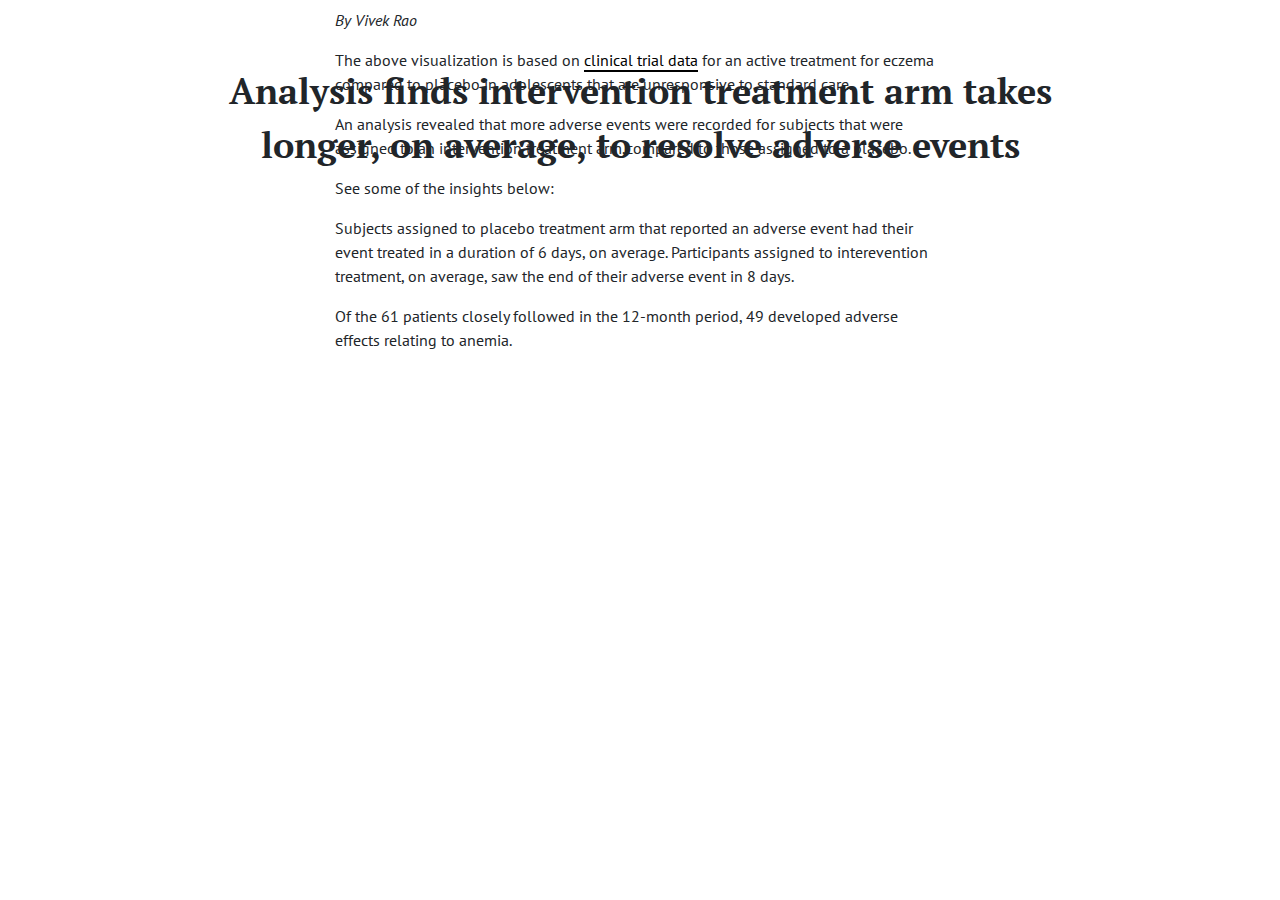
<file: adverse-events.html>
<!doctype html>
<html lang="en">
  <head>
    <!-- Required meta tags -->
    <meta charset="utf-8">
    <meta name="viewport" content="width=device-width, initial-scale=1, shrink-to-fit=no">
    <title>Visualizing eczema trial data</title>

    <!-- Bootstrap CSS/JS/then Popper.js -->
    <link rel="stylesheet" href="https://stackpath.bootstrapcdn.com/bootstrap/4.3.1/css/bootstrap.min.css" integrity="sha384-ggOyR0iXCbMQv3Xipma34MD+dH/1fQ784/j6cY/iJTQUOhcWr7x9JvoRxT2MZw1T" crossorigin="anonymous">
    <script src="https://stackpath.bootstrapcdn.com/bootstrap/4.3.1/js/bootstrap.min.js" integrity="sha384-JjSmVgyd0p3pXB1rRibZUAYoIIy6OrQ6VrjIEaFf/nJGzIxFDsf4x0xIM+B07jRM" crossorigin="anonymous"></script>
    <script src="https://cdnjs.cloudflare.com/ajax/libs/popper.js/1.14.7/umd/popper.min.js" integrity="sha384-UO2eT0CpHqdSJQ6hJty5KVphtPhzWj9WO1clHTMGa3JDZwrnQq4sF86dIHNDz0W1" crossorigin="anonymous"></script>

    <!-- Load D3 -->
    <script src="https://d3js.org/d3.v4.min.js"></script>

    <!-- load fonts -->
    <link href="https://fonts.googleapis.com/css2?family=PT+Sans:ital,wght@0,400;0,700;1,400;1,700&family=PT+Serif:ital,wght@0,400;0,700;1,400&display=swap" rel="stylesheet">

    <!-- Embed Flourish graphics -->
    <script src="https://public.flourish.studio/resources/embed.js"></script>

    <!-- css -->
    <style>
            .path.domain {
              display: none;
            }
            .label {
              font-size: 10px;
              font-family: sans-serif;
              text-anchor: middle;
            }

          #tooltip  {
           position: absolute;
            height: auto;
            padding: 10px;
            background-color: rgba(255,255,255,0.7);
              border-radius: 3px;
            pointer-events: none;
          }

          #tooltip.hidden {
            display: none;
          }

          #tooltip p  {
            margin: 0;
            font-size: 14px;
            line-height: 18px;
          }

          #container  {
            position: inherit;
          }

          .graph-hed{
            font-family: 'PT Serif', serif;
            font-size: 0.90rem;
            font-weight: 700;
          }

          .graph-subhed{
            font-family: 'PT Serif', sans-serif;
            font-size: 0.80rem;
            font-weight: 400;
          }

          .hed  {
            font-family: 'PT Serif', serif;
            font-size: 2.25rem;
            font-weight: 700;
            text-align: center;
            width: 70%;
          }

          .byline {
            font-family: 'PT Sans', sans-serif;
            font-size: 1rem;
            font-style: italic;
          }

          .insight  {
            font-family: 'PT Sans', sans-serif;
            font-size: 1.2rem;
            font-style: italic;
            text-transform: uppercase;
          }

          .copy {
            font-family: 'PT Sans', serif;
            font-size: 1rem;
            font-weight: 400;
          }

          .copy-link  {
            border-bottom: 2px solid black;
            color: black;
          }

          .copy-link:hover  {
            border-bottom: 2px solid #cc0000;
            color: #cc0000;
            text-decoration: none;
          }
    </style>

    </head>

    <body>
      <div class="container" style="padding-top: 5%;"></div>

      <div class="container-fluid">
        <div class="row d-flex justify-content-center" style="margin-bottom: 0px;">
          <p class="hed">Analysis finds intervention treatment arm takes longer, on average, to resolve adverse events</p>
        </div>

        <div class="row d-flex justify-content-center">
        <div id="container"></div>

          <!-- place for tooltip -->
          <div id="tooltip" class="hidden"></div>

          <script>
                var margin = {top: 100, right: 40, bottom: 250, left: 150},
                    width = 1440 - margin.left - margin.right,
                    height = 650 - margin.top - margin.bottom;

                var overlap = 15;

                var x = d3.scaleBand()
                          .range([0, width])
                          .padding(0.1);
                var y = d3.scaleLinear()
                          .range([height, 2*height/3]);

                var svg = d3.select("#container")
                    .append("svg")
                    .attr("width", width + margin.left + margin.right)
                    .attr("height", height + margin.top + margin.bottom)
                    .append("g")
                    .attr("transform",
                          "translate(" + margin.left + "," + margin.top + ")");

                svg.append("text")
                   .text("Mild")
                   .attr("transform",
                        "translate(" + (-65) + "," + "60)");

                svg.append("text")
                   .text("Moderate")
                   .attr("transform",
                        "translate(" + (-95) + "," + "170)");

                svg.append("text")
                   .text("Severe")
                   .attr("transform",
                        "translate(" + (-70) + "," + "275)");

                //graph-hed
                svg.append("text")
                   .text("=> Most adverse events were mild in severity, while severe adverse events were resolved the quickest.")
                   .attr("x", "0")
                   .attr("y", 0-2*height/7+25)
                   .classed("graph-hed", true);

               //graph-hed
               svg.append("text")
                  .text("Height of triangle represents duration of adverse event.")
                  .attr("x", "20")
                  .attr("y", 0-2*height/7+45)
                  .classed("graph-subhed", true);

                //create Placebo label
                svg.append("text")
                   .text("Placebo")
                   .attr("x", width-225)
                   .attr("y", 0-2*height/7+43);

                //create placebo box (red)
                svg.append("rect")
                   .attr("x", width-250)
                   .attr("y", 0-2*height/7+30)
                   .attr("fill", "rgba(255,0,0,0.2)")
                   .attr("height", "15px")
                   .attr("width", "15px");

              //create Intervention label
               svg.append("text")
                  .text("Intervention")
                  .attr("x", width-125)
                  .attr("y", 0-2*height/7+43);

                //create box for Intervention (black/gray)
                 svg.append("rect")
                    .attr("x", width-145)
                    .attr("y", 0-2*height/7+30)
                    .attr("fill", "rgba(0,0,0,0.2)")
                    .attr("height", "15px")
                    .attr("width", "15px");

                d3.csv("https://raw.githubusercontent.com/vivrao9/Wonderful-Wednesdays/master/data/2020/2020-08-12/cleaned_df.csv", function(error, data) {
                      if (error) throw error;

                      data.forEach(function(d) {
                        d.severity = +d.severity;
                        d.aestdat = d3.timeParse("%d/%m/%Y")(d.aestdat);
                        d.aestdat = d3.timeFormat("%m/%d/%Y")(d.aestdat);
                        d.dur = +d.dur;
                        d.armn = +d.armn;
                      });

                      x.domain(data.map(function(d) { return d.aestdat; }));
                      y.domain([0, d3.max(data, function(d) { return d.severity; })/3.5]); //divide by 3.5 to add more scale to triangle heights

                      svg.selectAll(".bar")
                          .data(data)
                          .enter()
                          .append("polygon")
                          .attr("points",function(d) {

                              if (d.aesevn == 1)  { //if Mild, we'd want to add bar to the first axis
                                var left = x(d.aestdat) - overlap;
                                var top = y(d.dur + height/11.25);
                                var bottom = height/3; //350 = 500 - 100 - 50
                              } else if (d.aesevn == 2) { //if Moderate, add bar to second axis
                                var left = x(d.aestdat) - overlap;
                                var top = y(d.dur + height/22);
                                var bottom = 2*height/3; //350 = 500 - 100 - 50
                              } else  { //if Severe, we'd want to add bar to the third axis
                                var left = x(d.aestdat) - overlap;
                                var top = y(d.dur);
                                var bottom = height; //350 = 500 - 100 - 50
                              }

                              return left + ',' + bottom + ' '
                                 + (left + x.bandwidth()/2 + overlap) + ',' + top + ' '
                                 + (left + x.bandwidth() + (2 * overlap)) + ',' + bottom;
                          })
                          .attr("fill", function(d) {
                        if (d.armn == 0)  {
                          //if event is placebo, then color red
                          return "#CC0000";
                        }
                      })
                          .style("opacity", "0.2")
                          //show tooltip on hover
                          .on("mouseover", function(d)  {
                        var xPos = d3.event.pageX;
                        var yPos = d3.event.pageY;

                        //Update the tooltip position and value
                					d3.select("#tooltip")
                						.style("left", xPos + "px")
                						.style("top", yPos + "px")
                            .html("<p><b>Randomization date: </b>" + d.rando_date + "<br /><p><b>High level event: </b>" + d.aebodsys + "</p><p><b>Low level event: </b>" + d.aept + "</p><p><b>Duration: </b>" + d.dur + " days</p><p>This subject has reported <b>" + (d.repeatnum-1) + "</b> adverse events before this.</p>");

                        //add highlight to active polygon
                          d3.select(this)
                            .attr("stroke", "rgba(0,0,0,1)")
                            .attr("stroke-width", "2px")
                            .attr("opacity", "0.8");

                					//Show the tooltip
                					d3.select("#tooltip").classed("hidden", false);
                      })

                      .on("mouseout", function() {
                					//Hide the tooltip
                					d3.select("#tooltip").classed("hidden", true);

                          //remove highlight from active polygon
                          d3.select(this)
                            .attr("stroke", "none")
                            .attr("stroke-width", "0px");
                			   });

                  //first axis
                      svg.append("g")
                          .attr("transform", "translate(-7.5," + 2*height/3 + ")")
                          .call(d3.axisBottom(x)
                          .tickValues([]));

                  //second axis
                      svg.append("g")
                          .attr("transform", "translate(-7.5," + height/3 + ")")
                          .call(d3.axisBottom(x)
                          .tickValues([]));

                  //lowest axis
                        svg.append("g")
                          .attr("transform", "translate(-7.5," + height + ")")
                          .call(d3.axisBottom(x)
                          .tickValues(x.domain().filter(function(d,i){ return !(i%10)})));

                      svg.append("line")
                          .attr("x1", 0  - overlap)
                          .attr("y1", height)
                          .attr("x2", width  + overlap)
                          .attr("y2", height)
                          .attr("stroke-width", "2");
                    });

              </script>
            </div>

            <div class="row d-flex justify-content-center" style="margin-top: -180px;">
              <div class="col-md-6">
                <p class="byline">By Vivek Rao</p>

                <p class="copy">The above visualization is based on <a href="https://github.com/VIS-SIG/Wonderful-Wednesdays/tree/master/data/2020/2020-08-12" target="_blank" class="copy-link">clinical trial data</a> for an active treatment for eczema compared to placebo in adolescents that are unresponsive to standard care.</p>

                <p class="copy">An analysis revealed that more adverse events were recorded for subjects that were assigned to an intervention treatment arm,compared to those assigned to a placebo.</p>

                <p class="copy">See some of the insights below:</p>

                <div class="flourish-embed flourish-scatter" data-src="visualisation/3538182"></div>
                <p class="copy">Subjects assigned to placebo treatment arm that reported an adverse event had their event treated in a duration of 6 days, on average. Participants assigned to interevention treatment, on average, saw the end of their adverse event in 8 days.</p>

                <div class="flourish-embed flourish-hierarchy" data-src="visualisation/3538282"></div>
                <p class="copy">Of the 61 patients closely followed in the 12-month period, 49 developed adverse effects relating to anemia.</p>

              </div>
            </div>

    </body>
</html>
</file>
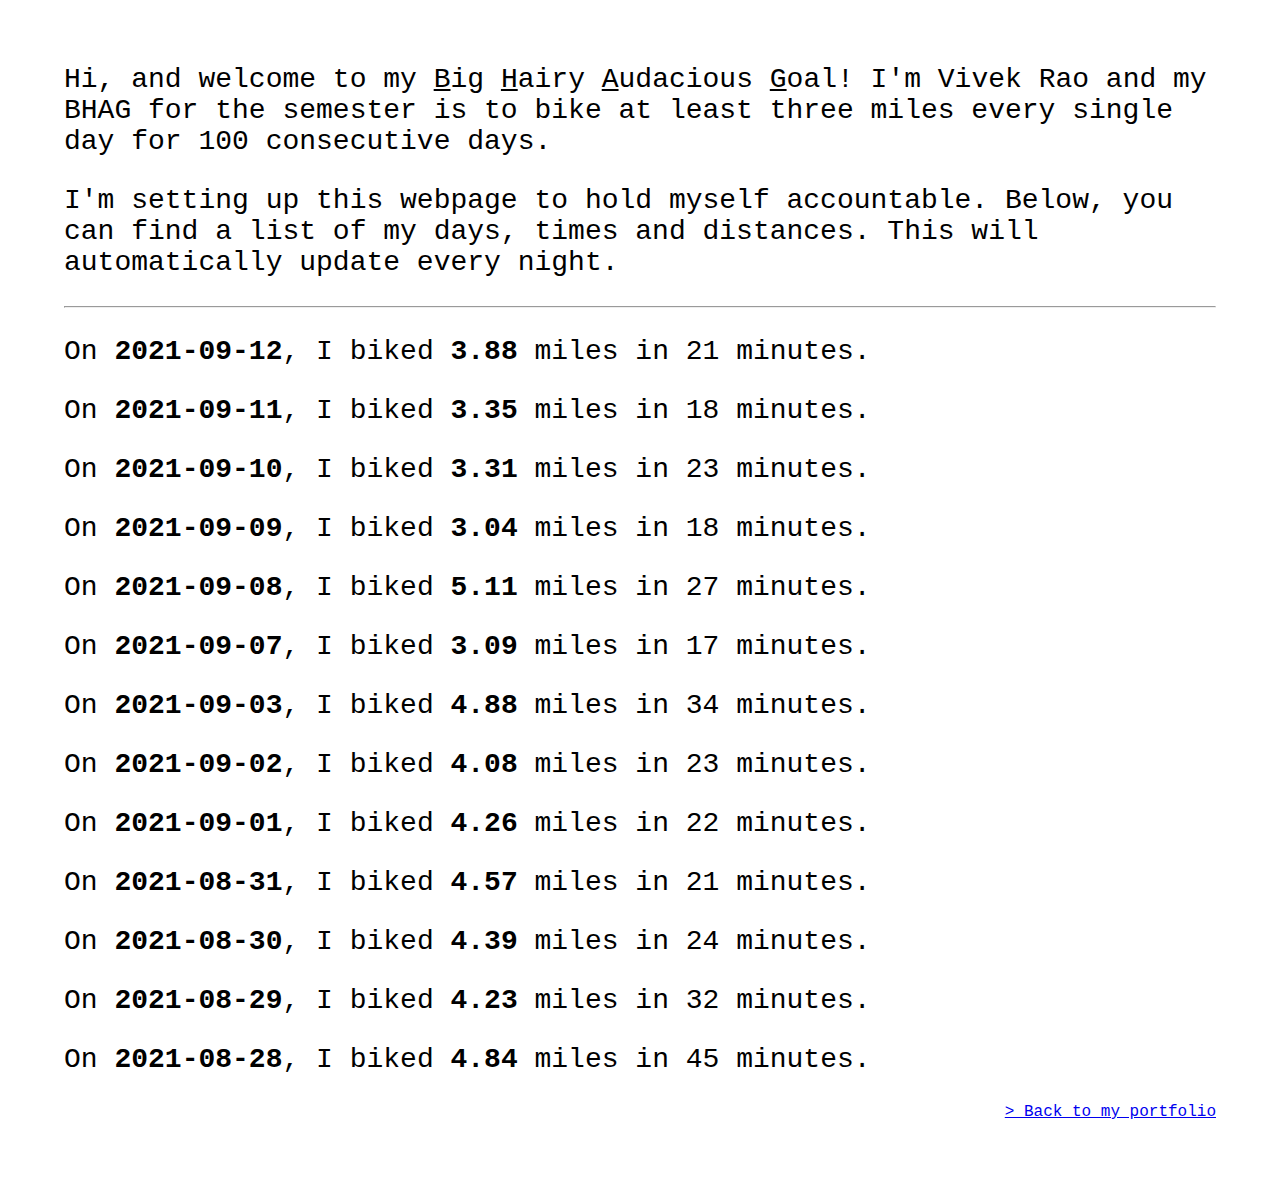
<file: bhag.html>
<html>
<head>
  <meta name="viewport" content="width=device-width, initial-scale=1">
  <link rel="icon" href="img/bike.png" type="image/gif" sizes="16x16">

  <title>Vivek Rao's BHAG</title>
  <style>
      ::selection {
    background: black;
    color: white; /* WebKit/Blink Browsers */
    }
    ::-moz-selection {
    background: black;
    color: white; /* Gecko Browsers */
    }
    .copy {
      font-family: 'Courier New', monospace;
      font-size: 1.75rem;
    }
  </style>
</head>
<body style="padding: 3.5rem">
  <p class="copy">Hi, and welcome to my <u>B</u>ig <u>H</u>airy <u>A</u>udacious <u>G</u>oal! I'm Vivek Rao and my BHAG for the semester is to bike at least three miles every single day for 100 consecutive days.</p>
  <p class="copy">I'm setting up this webpage to hold myself accountable. Below, you can find a list of my days, times and distances. This will automatically update every night.</p>
  <hr>
<p class='copy'>On <b>2021-09-12</b>, I biked <b>3.88</b> miles in 21 minutes.</p>
<p class='copy'>On <b>2021-09-11</b>, I biked <b>3.35</b> miles in 18 minutes.</p>
<p class='copy'>On <b>2021-09-10</b>, I biked <b>3.31</b> miles in 23 minutes.</p>
<p class='copy'>On <b>2021-09-09</b>, I biked <b>3.04</b> miles in 18 minutes.</p>
<p class='copy'>On <b>2021-09-08</b>, I biked <b>5.11</b> miles in 27 minutes.</p>
<p class='copy'>On <b>2021-09-07</b>, I biked <b>3.09</b> miles in 17 minutes.</p>
<p class='copy'>On <b>2021-09-03</b>, I biked <b>4.88</b> miles in 34 minutes.</p>
<p class='copy'>On <b>2021-09-02</b>, I biked <b>4.08</b> miles in 23 minutes.</p>
<p class='copy'>On <b>2021-09-01</b>, I biked <b>4.26</b> miles in 22 minutes.</p>
<p class='copy'>On <b>2021-08-31</b>, I biked <b>4.57</b> miles in 21 minutes.</p>
<p class='copy'>On <b>2021-08-30</b>, I biked <b>4.39</b> miles in 24 minutes.</p>
<p class='copy'>On <b>2021-08-29</b>, I biked <b>4.23</b> miles in 32 minutes.</p>
<p class='copy'>On <b>2021-08-28</b>, I biked <b>4.84</b> miles in 45 minutes.</p>
<p class="copy" style="text-align: right; font-size: 1rem;"><a href="index.html" target="_blank">> Back to my portfolio</a></p>
</body>
</html>
</file>
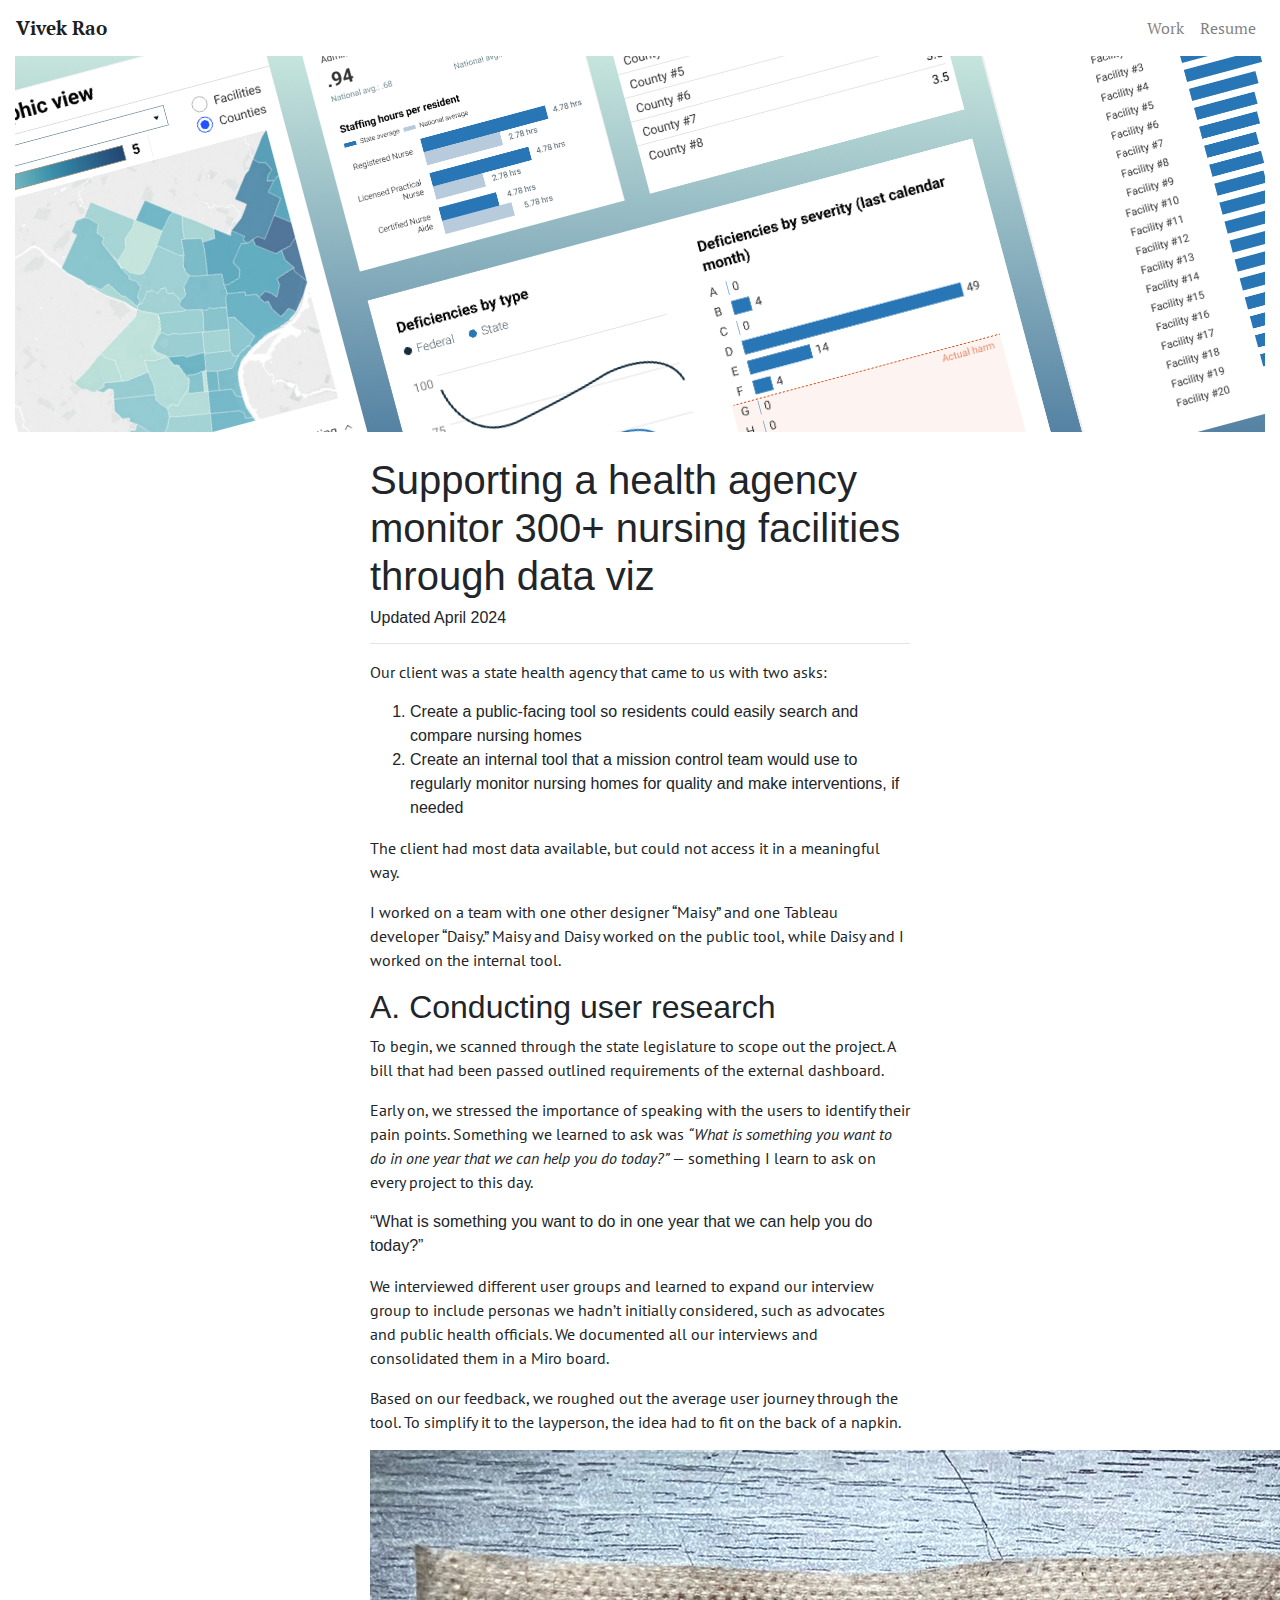
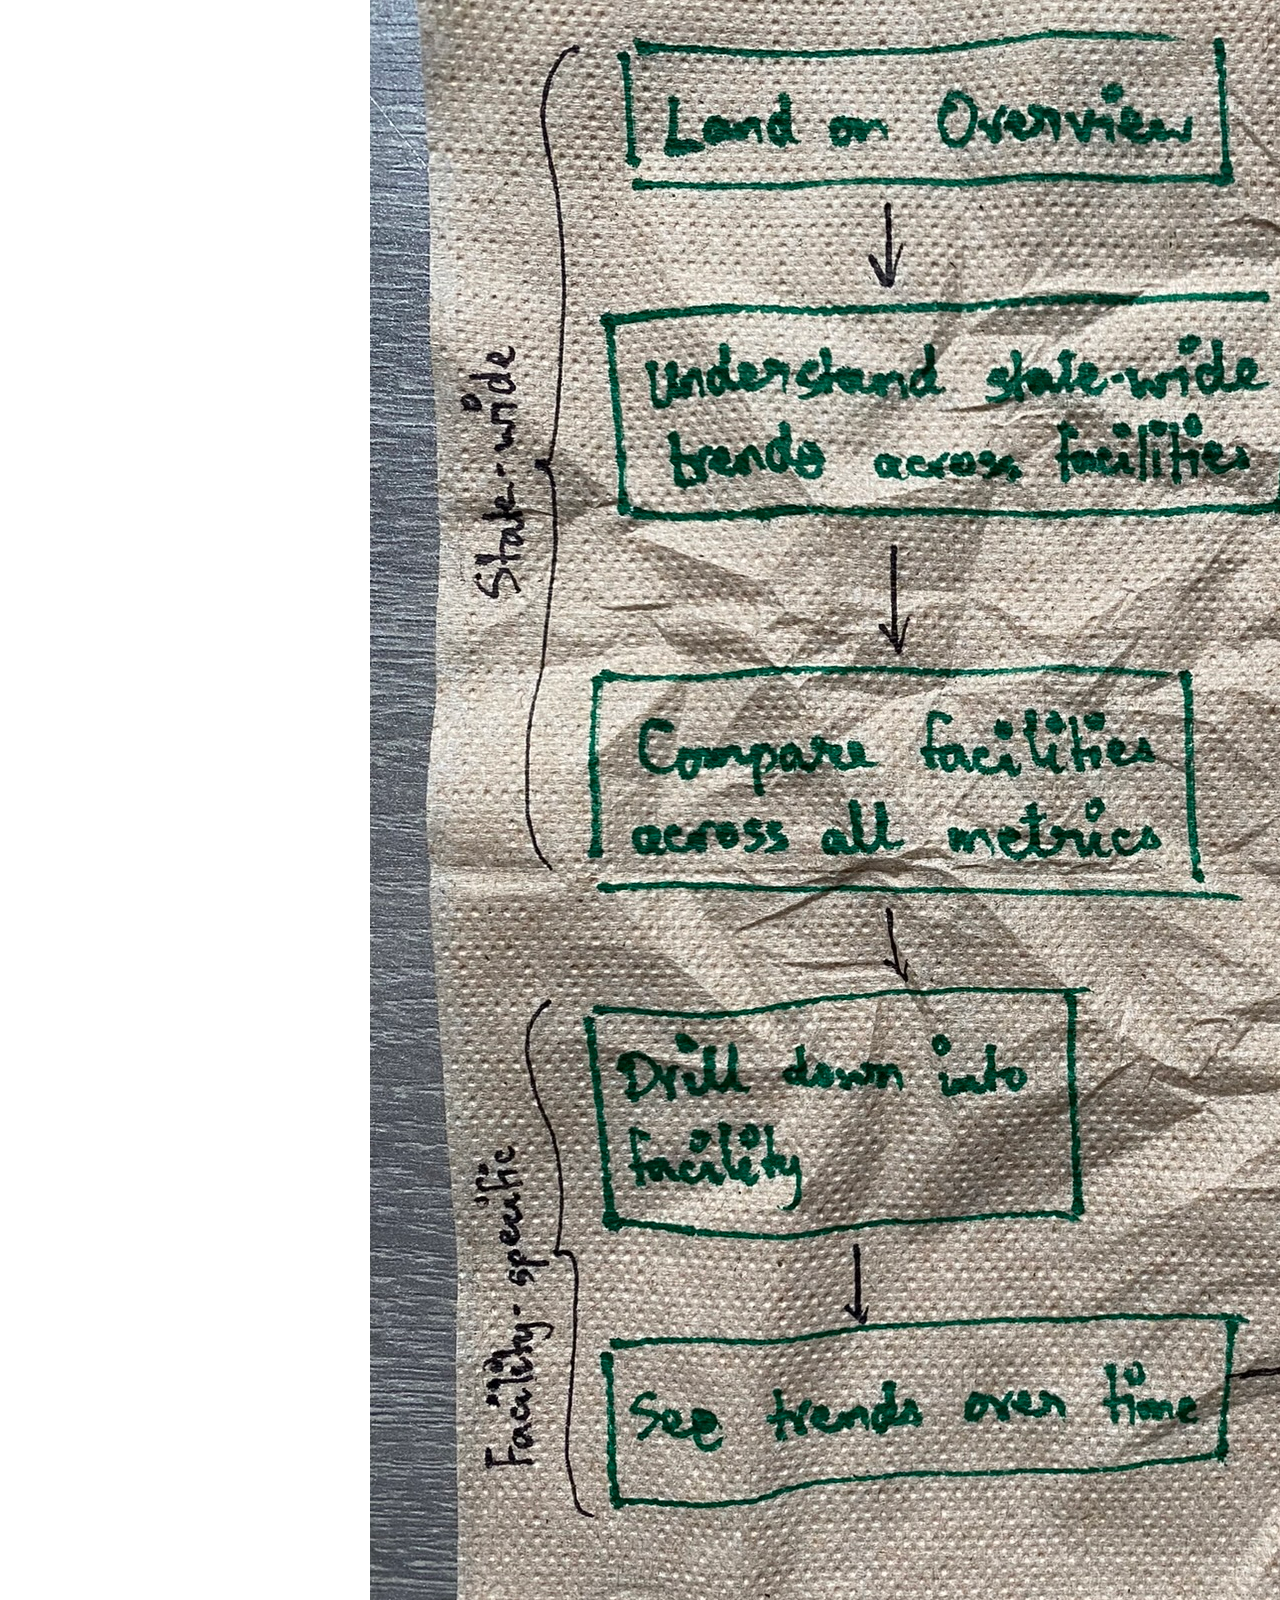
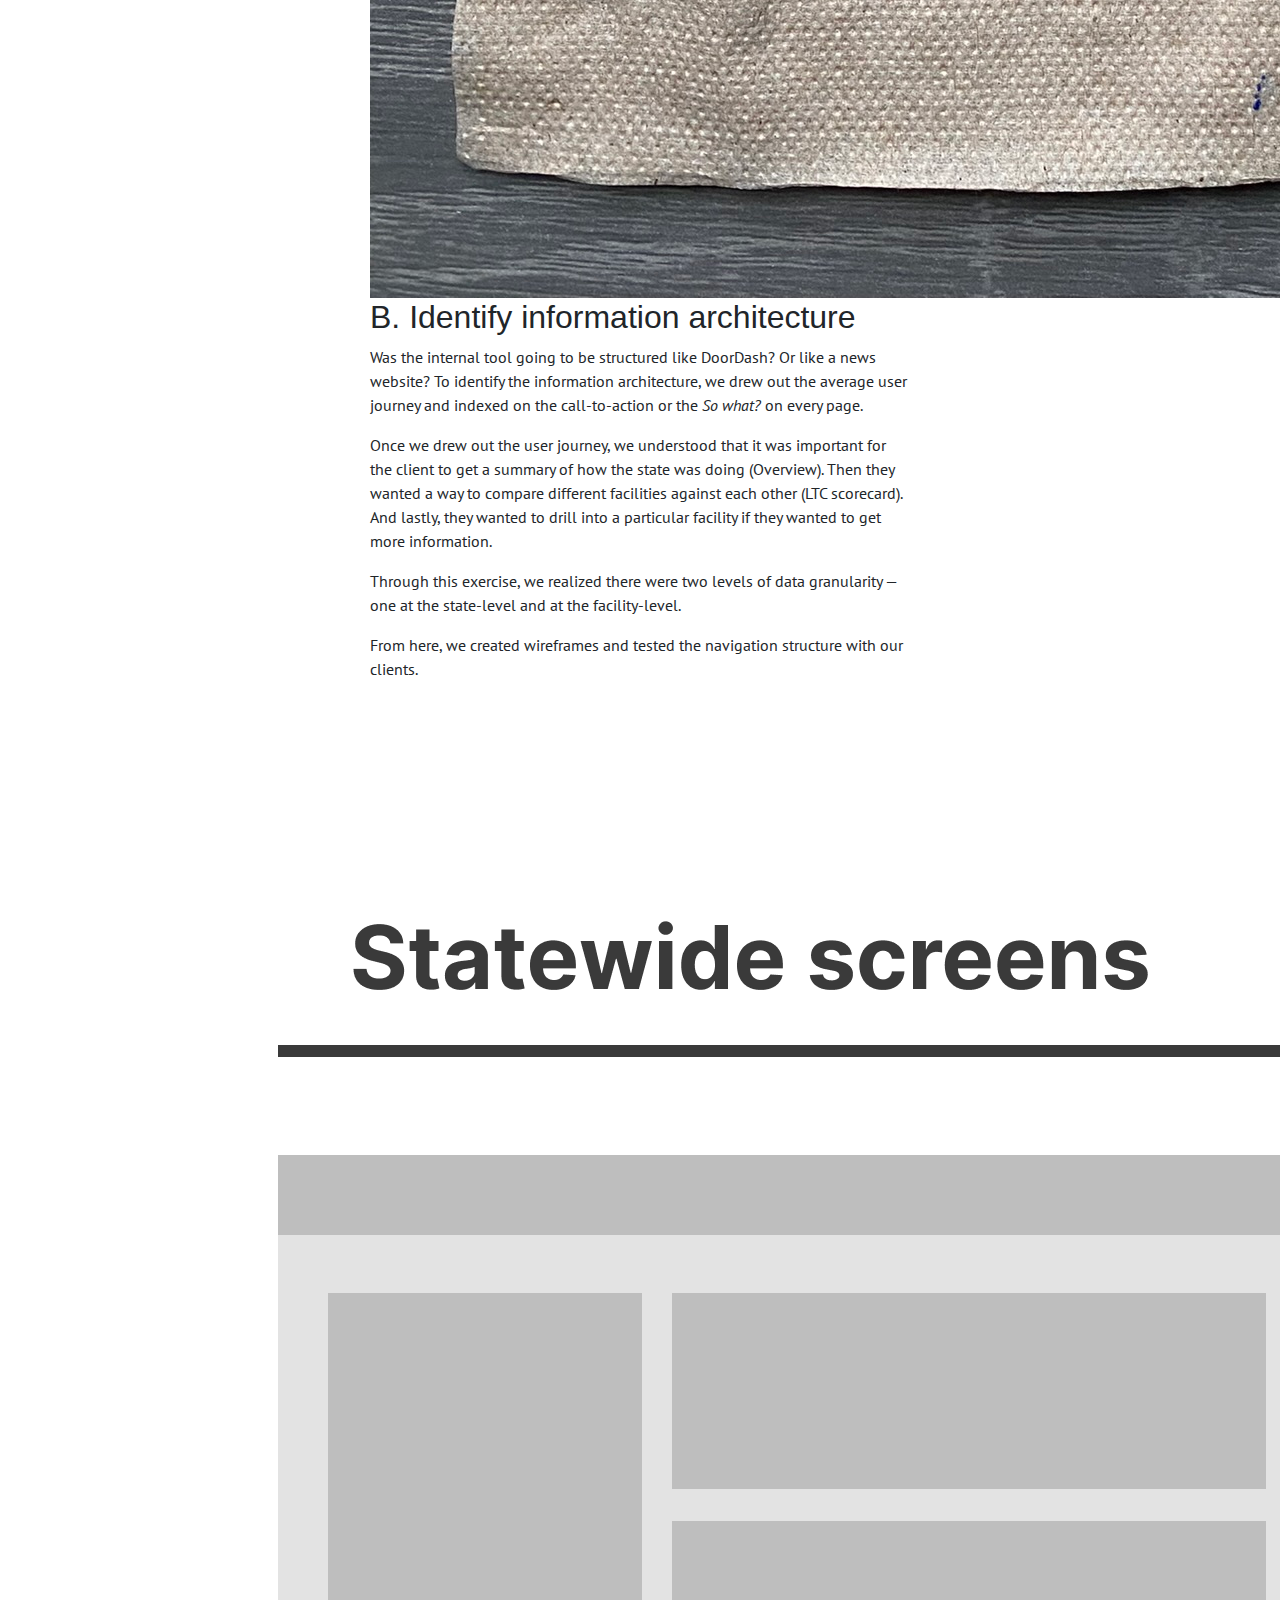
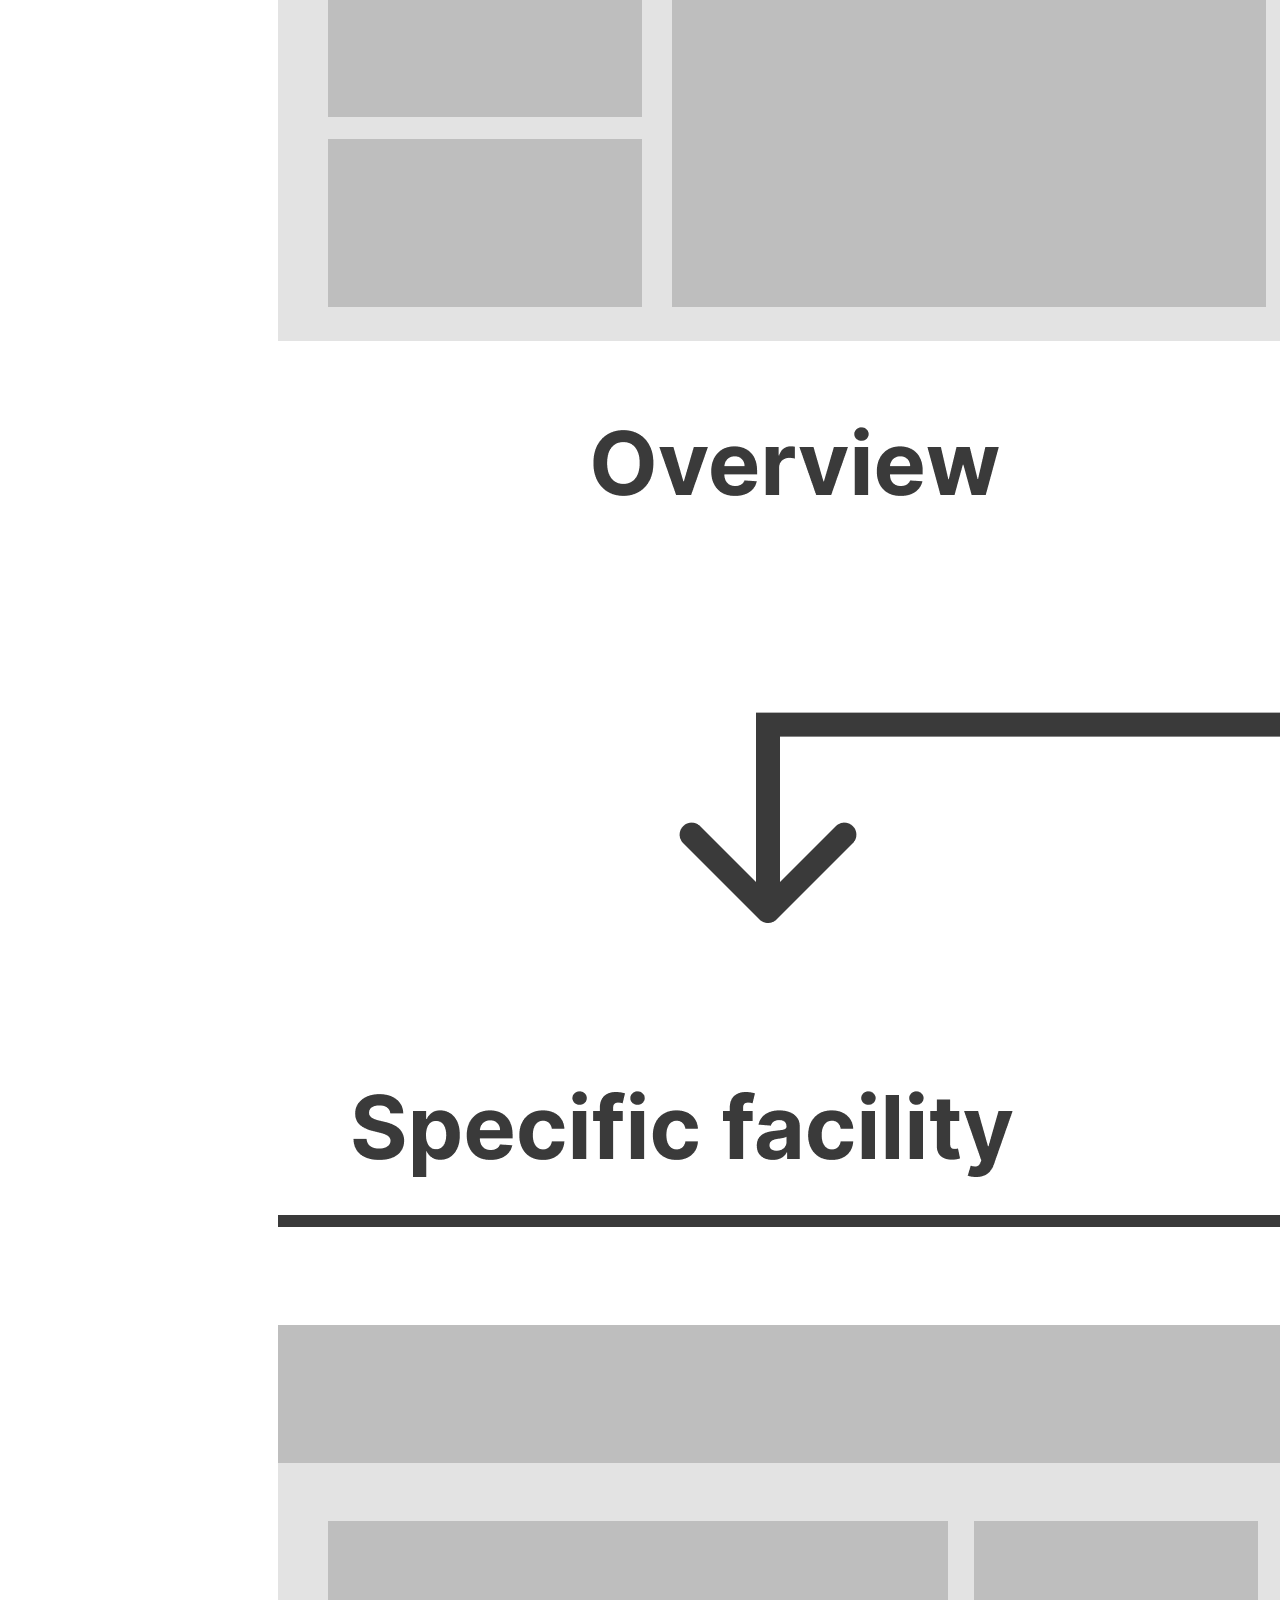
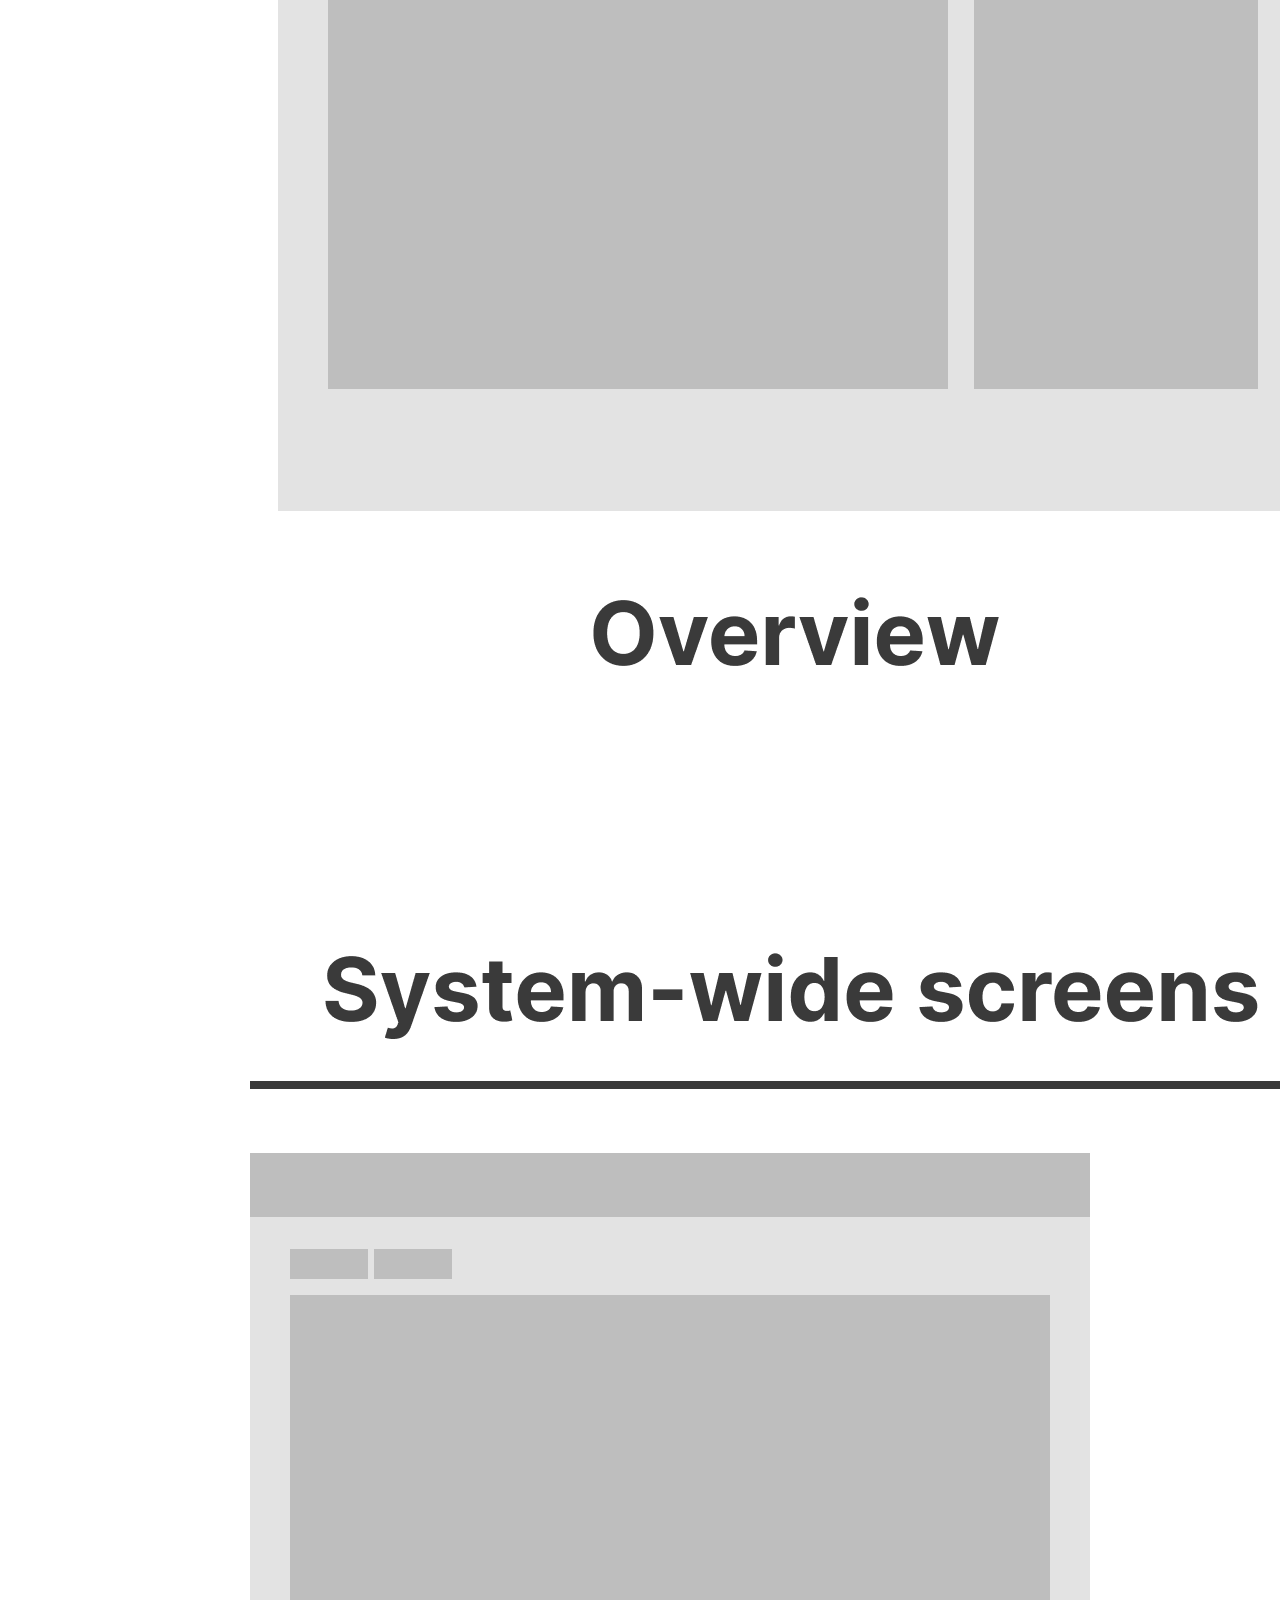
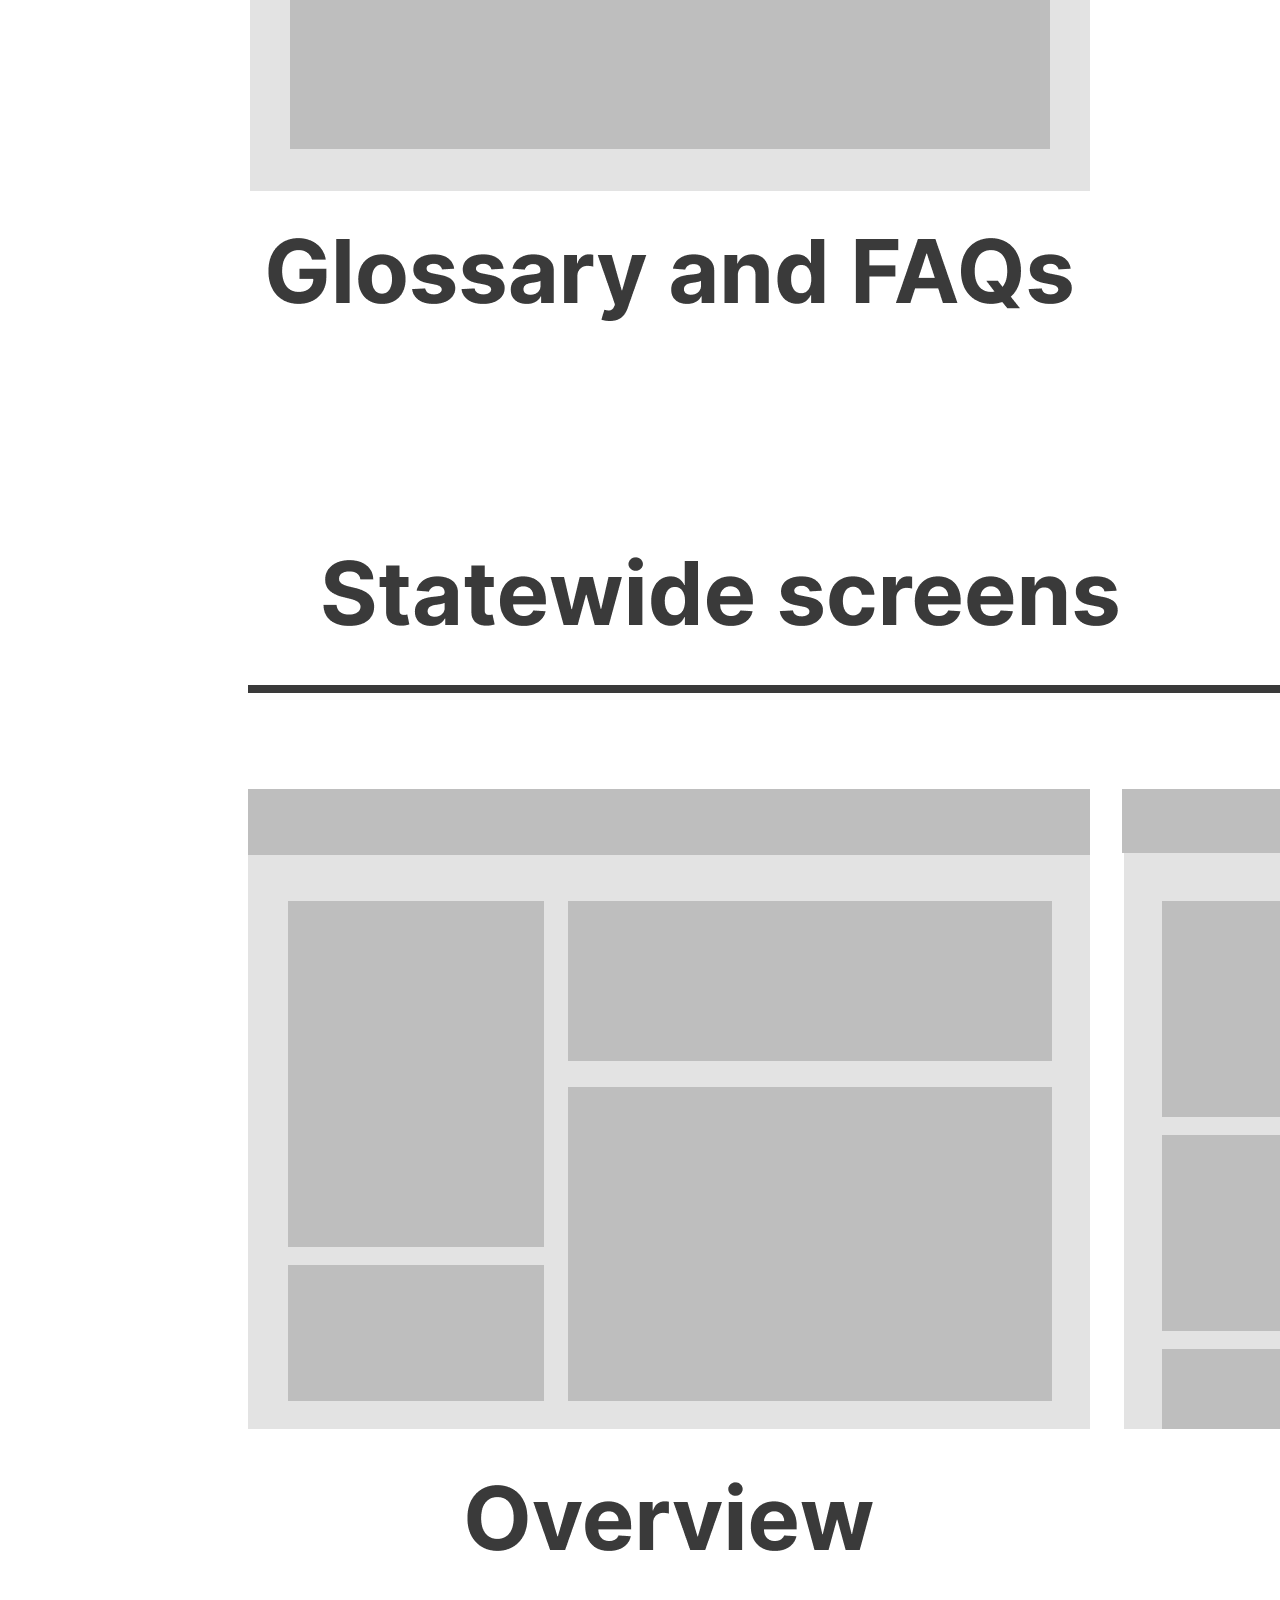
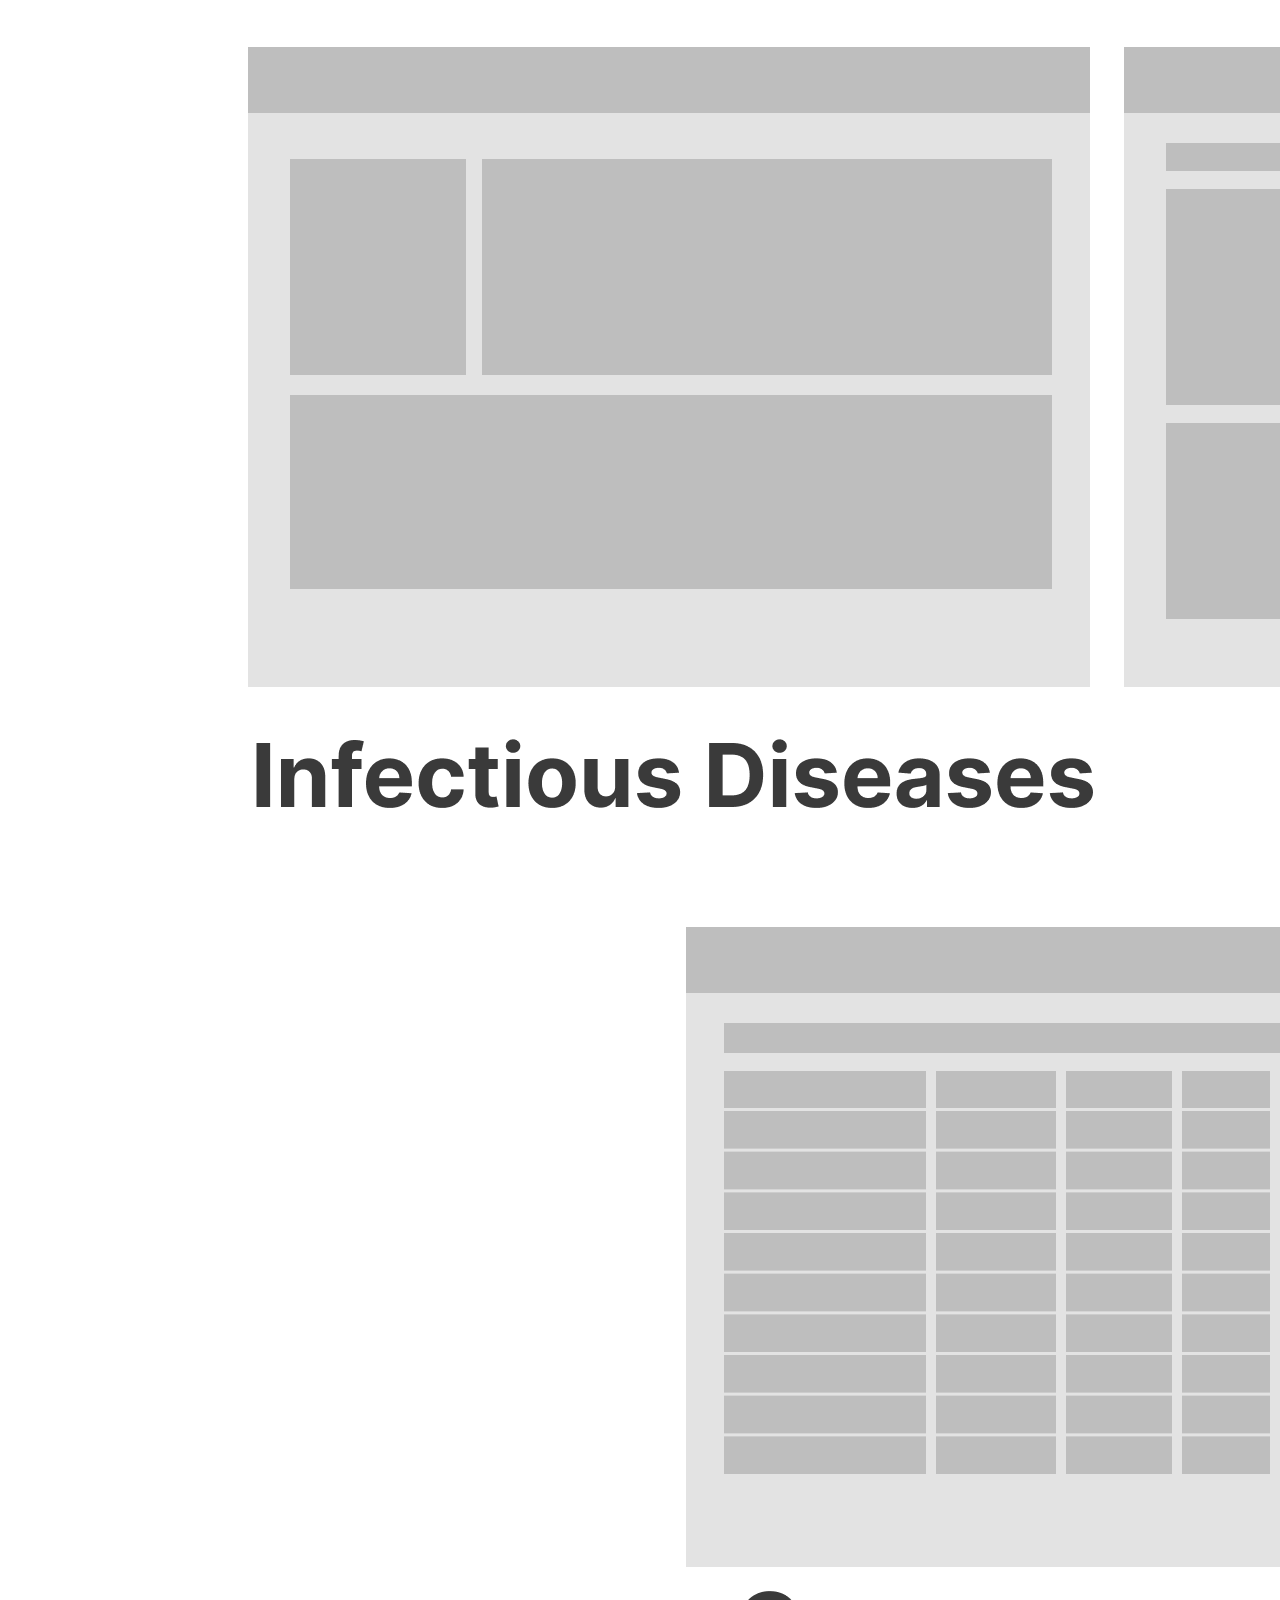
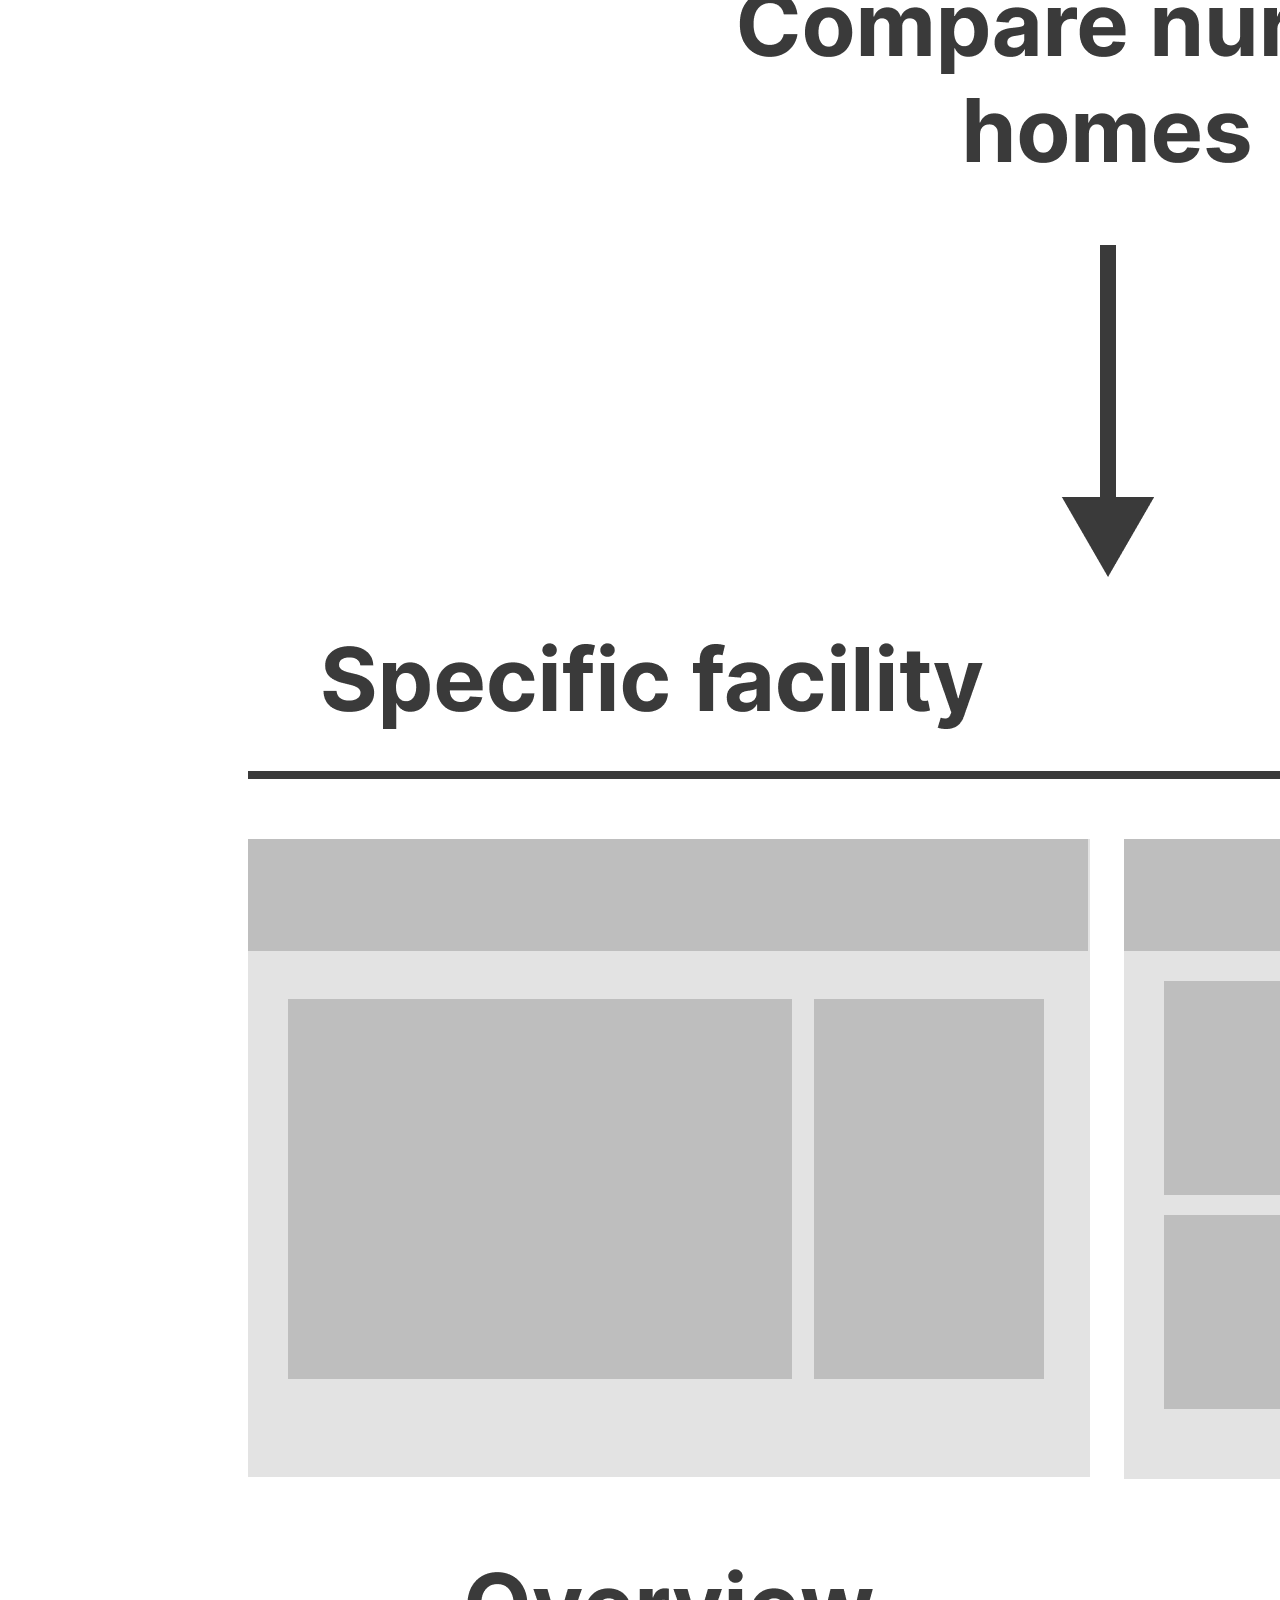
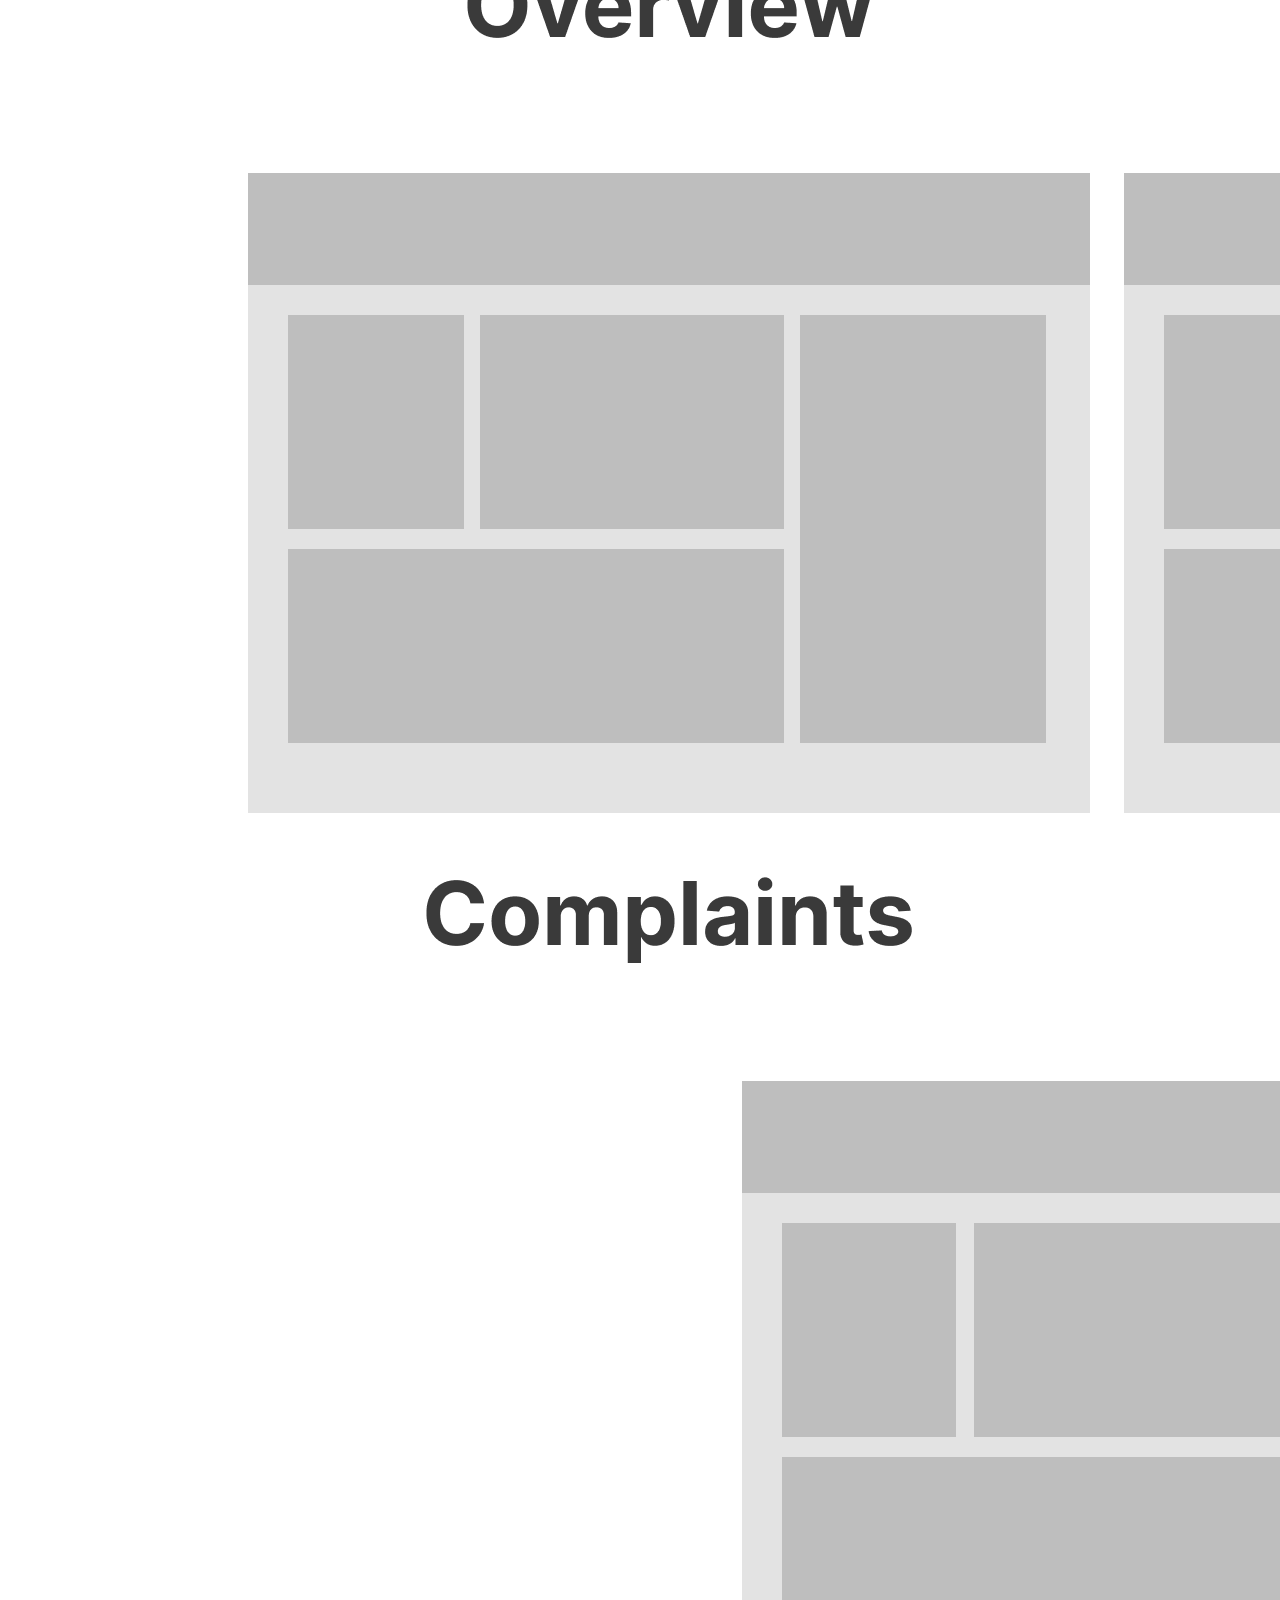
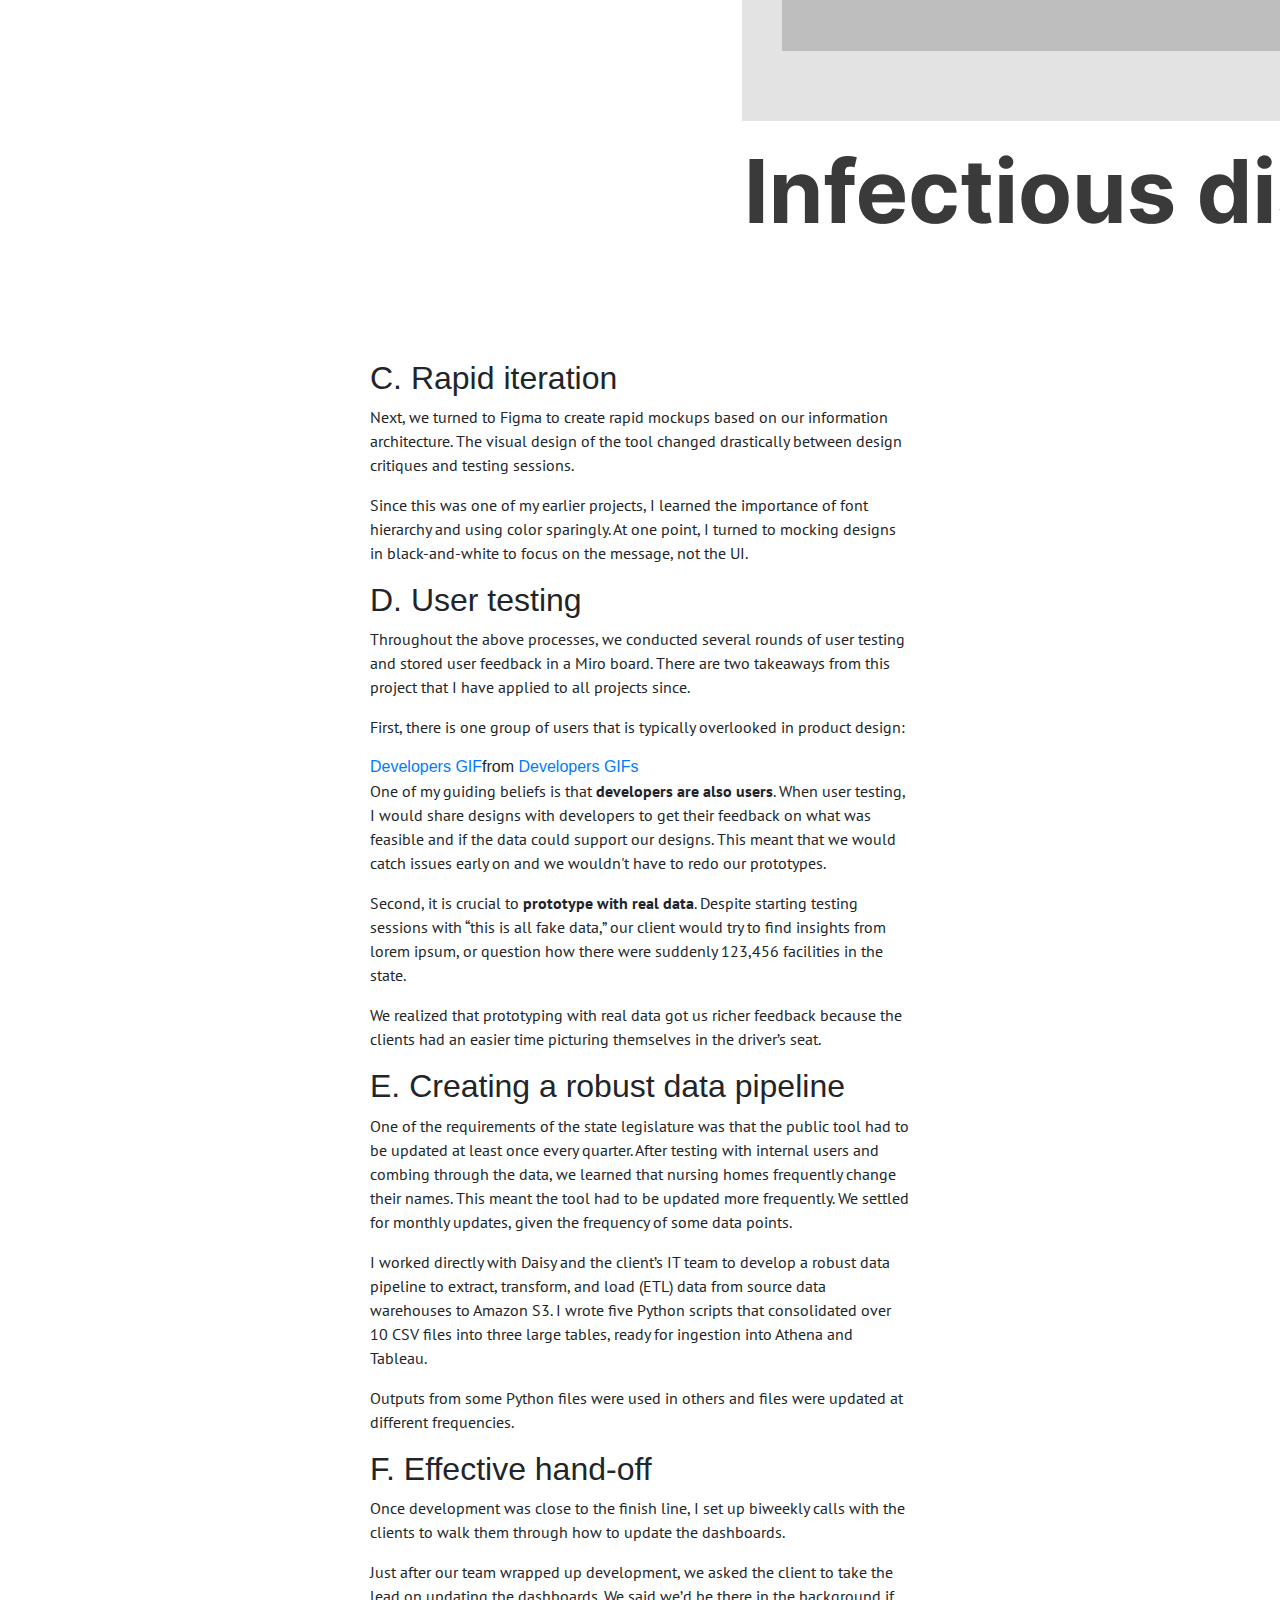
<file: nursing-homes.html>
<!DOCTYPE html>
<html>
<head>

<!-- Made with <3 by a nerd who loves data! Feel free to fork this repo or, if you have any questions about how something on here works, reach out to me! -->

<!-- Bootstrap -->
<link rel="stylesheet" href="https://stackpath.bootstrapcdn.com/bootstrap/4.3.1/css/bootstrap.min.css" integrity="sha384-ggOyR0iXCbMQv3Xipma34MD+dH/1fQ784/j6cY/iJTQUOhcWr7x9JvoRxT2MZw1T" crossorigin="anonymous">

<!-- Local CSS -->
<link rel="stylesheet" type="text/css" href="style.css">

<!-- Favicon -->
<link rel="icon" href="img/male-technologist.png" type="image/gif" sizes="16x16">

<!-- Fonts -->
<link href="https://fonts.googleapis.com/css2?family=PT+Sans:wght@400;700&family=PT+Serif:ital,wght@0,400;0,700;1,700&display=swap" rel="stylesheet">

<!-- Font Awesome, for the icons -->
<link rel="stylesheet" href="https://cdnjs.cloudflare.com/ajax/libs/font-awesome/4.7.0/css/font-awesome.min.css">

<!-- Something to do with responsiveness -->
<meta name="viewport" content="width=device-width, initial-scale=1">

<title>Supporting a health agency monitor nursing facilities through data viz</title>

<!-- Meta tags for social -->
    <meta property="og:url" content="https://vivrao9.github.io/nursing-homes"/>
    <meta property="og:type" content="website" />
    <meta property="og:title" content="Supporting a health agency monitor nursing facilities through data viz"/>
    <meta property="og:description" content="Learn more about how I designed dashboards, built an ETL pipeline, and learned the basics of UX design for a health agency."/>
    <meta property="og:site_name" content="Vivek Rao's portfolio">
    <meta property="og:image" content="https://vivrao9.github.io/img/Social preview.png"/>


    <meta name="twitter:card" content="summary">
    <meta name="twitter:site" content="@v1vra0">
    <meta name="twitter:creator" content="@v1vra0">
    <meta name="twitter:title" content="Supporting a health agency monitor nursing facilities through data viz">
    <meta name="twitter:description" content="Learn more about how I designed dashboards, built an ETL pipeline, and learned the basics of UX design for a health agency."/>
    <meta name="twitter:image" content="tk" />
</head>

<body>
  <nav class="navbar navbar-expand-lg navbar-light">
  <a class="navbar-brand navbar-hed" href="index.html">Vivek Rao</a>
  <button class="navbar-toggler" type="button" data-toggle="collapse" data-target="#navbarNavAltMarkup" aria-controls="navbarNavAltMarkup" aria-expanded="false" aria-label="Toggle navigation">
    <span class="navbar-toggler-icon"></span>
  </button>
  <div class="collapse navbar-collapse" id="navbarNavAltMarkup">
    <div class="navbar-nav ml-auto">
      <a class="nav-item nav-link navbar-text" href="index.html#portfolio" style="margin-left:70vw;">Work</a>
      <a class="nav-item nav-link navbar-text" href="resume.html">Resume</a>
    </div>
  </div>
</nav>

<div class="container-fluid">
  <img src='img/Nursing Homes Cover.png' alt='A banner image containing design elements from the project.' width="100%" style="margin-bottom: 1.5rem;" class="coverImg">
</div>

<div class="container">
  <div class="row d-flex justify-content-center">
    <div class="col-md-6 justify-content-center">
      <h1 class="storyHeadline">Supporting a health agency monitor 300+ nursing facilities through data viz</h1>
      <h6>Updated April 2024</h6>
      <hr style="color: #dedede;">
      <p class="copy">Our client was a state health agency that came to us with two asks:</p>
      <ol>
        <li>Create a public-facing tool so residents could easily search and compare nursing homes</li>
        <li>Create an internal tool that a mission control team would use to regularly monitor nursing homes for quality and make interventions, if needed</li>
      </ol>
      <p class="copy">The client had most data available, but could not access it in a meaningful way.</p>
      <p class="copy">I worked on a team with one other designer “Maisy” and one Tableau developer “Daisy.” Maisy and Daisy worked on the public tool, while Daisy and I worked on the internal tool.</p>

      <h2>A. Conducting user research</h2>
      <p class="copy">To begin, we scanned through the state legislature to scope out the project. A bill that had been passed outlined requirements of the external dashboard.</p>
      <p class="copy">Early on, we stressed the importance of speaking with the users to identify their pain points. Something we learned to ask was <i>“What is something you want to do in one year that we can help you do today?”</i> — something I learn to ask on every project to this day.</p>
      <p class="pullQuote">“What is something you want to do in one year that we can help you do today?”</p>
      <p class="copy">We interviewed different user groups and learned to expand our interview group to include personas we hadn’t initially considered, such as advocates and public health officials. We documented all our interviews and consolidated them in a Miro board.</p>
      <p class="copy">Based on our feedback, we roughed out the average user journey through the tool. To simplify it to the layperson, the idea had to fit on the back of a napkin.</p>
      <img src="img/napkin.jpeg" alt="A picture of the back of a napkin showing the user flow diagram starting at the state-wide overview page navigating all the way to facility intervention." class="storyImg">

      <h2>B. Identify information architecture</h2>
      <p class="copy">Was the internal tool going to be structured like DoorDash? Or like a news website? To identify the information architecture, we drew out the average user journey and indexed on the call-to-action or the <i>So what?</i> on every page.</p>
      <p class="copy">Once we drew out the user journey, we understood that it was important for the client to get a summary of how the state was doing (Overview). Then they wanted a way to compare different facilities against each other (LTC scorecard). And lastly, they wanted to drill into a particular facility if they wanted to get more information.</p>
      <p class="copy">Through this exercise, we realized there were two levels of data granularity — one at the state-level and at the facility-level.</p>
      <p class="copy">From here, we created wireframes and tested the navigation structure with our clients.</p>
    </div>
  </div>

  <div class="row d-flex justify-content-center">
    <div class="col-md-10">
      <img src='img/Wireframes.png' alt="A diagram of wireframes for the internal tool." class="desktopImg">
      <img src='img/Wireframes__Mobile.png' alt="A diagram of wireframes for the internal tool." class="mobileImg">
    </div>
  </div>

<div class="row d-flex justify-content-center">
  <div class="col-md-6">
      <h2>C. Rapid iteration</h2>
      <p class="copy">Next, we turned to Figma to create rapid mockups based on our information architecture. The visual design of the tool changed drastically between design critiques and testing sessions.</p>
      <p class="copy">Since this was one of my earlier projects, I learned the importance of font hierarchy and using color sparingly. At one point, I turned to mocking designs in black-and-white to focus on the message, not the UI.</p>

      <h2>D. User testing</h2>
      <p class="copy">Throughout the above processes, we conducted several rounds of user testing and stored user feedback in a Miro board. There are two takeaways from this project that I have applied to all projects since.</p>
      <p class="copy">First, there is one group of users that is typically overlooked in product design:</p>
      <!-- <img src="https://media1.tenor.com/m/bdHtTkZFGTIAAAAC/developers.gif" alt="A GIF of Steve Ballmer saying 'Developers, developers, developers'"> -->
      <div class="tenor-gif-embed storyImg" data-postid="4458491" data-share-method="host" data-aspect-ratio="1.335" data-width="50%"><a href="https://tenor.com/view/developers-gif-4458491">Developers GIF</a>from <a href="https://tenor.com/search/developers-gifs">Developers GIFs</a></div> <script type="text/javascript" async src="https://tenor.com/embed.js"></script>
      <!-- <p class="caption">A GIF of Steve Ballmer saying </p> -->
      <p class="copy">One of my guiding beliefs is that <b>developers are also users</b>. When user testing, I would share designs with developers to get their feedback on what was feasible and if the data could support our designs. This meant that we would catch issues early on and we wouldn't have to redo our prototypes.</p>
      <p class="copy">Second, it is crucial to <b>prototype with real data</b>. Despite starting testing sessions with “this is all fake data,” our client would try to find insights from lorem ipsum, or question how there were suddenly 123,456 facilities in the state.</p>
      <p class="copy">We realized that prototyping with real data got us richer feedback because the clients had an easier time picturing themselves in the driver’s seat.</p>

      <h2>E. Creating a robust data pipeline</h2>
      <p class="copy">One of the requirements of the state legislature was that the public tool had to be updated at least once every quarter. After testing with internal users and combing through the data, we learned that nursing homes frequently change their names. This meant the tool had to be updated more frequently. We settled for monthly updates, given the frequency of some data points.</p>
      <p class="copy">I worked directly with Daisy and the client’s IT team to develop a robust data pipeline to extract, transform, and load (ETL) data from source data warehouses to Amazon S3. I wrote five Python scripts that consolidated over 10 CSV files into three large tables, ready for ingestion into Athena and Tableau.</p>
      <p class="copy">Outputs from some Python files were used in others and files were updated at different frequencies.</p>

      <h2>F. Effective hand-off</h2>
      <p class="copy">Once development was close to the finish line, I set up biweekly calls with the clients to walk them through how to update the dashboards.</p>
      <p class="copy">Just after our team wrapped up development, we asked the client to take the lead on updating the dashboards. We said we’d be there in the background if they needed support, but they were on their own. This made them self-reliant and — when the pipeline initially broke — the clients were better equipped to deal with it themselves.</p>
      <p class="copy">Daisy and I also left about 18 pages of extensive documentation with an FAQs section.</p>

      <h2>Conclusion</h2>
      <p class="copy">On a closing note, this was one of my most fulfilling projects. I contributed to a tool that 5,000+ people used to search for a nursing home for their loved ones or for themselves. I learned how to user test, how to rapidly iterate, and how to design with empathy for the user.</p>
      <p class="copy">Here are some screenshots of the internal tool that I worked on. All data is fake.</p>

      <hr style="width: 100%">
      <p class="copy external-link">If you liked this article, please reach out! I’m a data visualization designer with experience in UX design, data engineering, and analytics. Shoot me <a href="mailto:vivrao9@gmail.com?subject=Wanted to chat about your nursing homes project" style="border-bottom: 2px black solid;">an email</a>!</p>
    </div>
  </div>
</div>

</body>
</html>
</file>
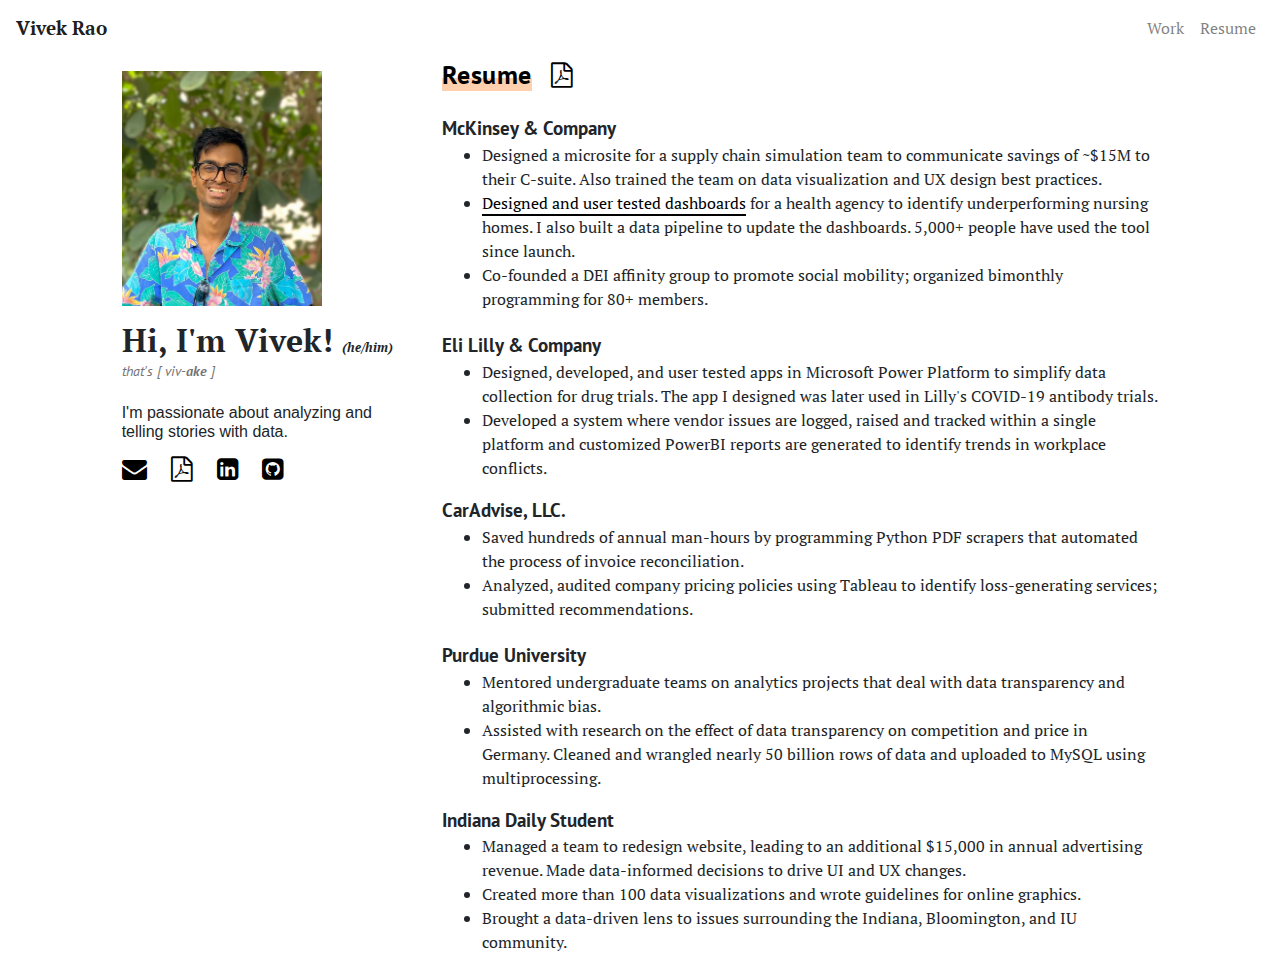
<file: resume.html>
<!DOCTYPE html>
<html>
<head>

<!-- Bootstrap -->
<link rel="stylesheet" href="https://stackpath.bootstrapcdn.com/bootstrap/4.3.1/css/bootstrap.min.css" integrity="sha384-ggOyR0iXCbMQv3Xipma34MD+dH/1fQ784/j6cY/iJTQUOhcWr7x9JvoRxT2MZw1T" crossorigin="anonymous">

<!-- Local CSS -->
<link rel="stylesheet" type="text/css" href="style.css">

<!-- Favicon -->
<link rel="icon" href="img/male-technologist.png" type="image/gif" sizes="16x16">

<!-- Fonts -->
<link href="https://fonts.googleapis.com/css2?family=PT+Sans:wght@400;700&family=PT+Serif:ital,wght@0,400;0,700;1,700&display=swap" rel="stylesheet">

<!-- Font Awesome, for the icons -->
<link rel="stylesheet" href="https://cdnjs.cloudflare.com/ajax/libs/font-awesome/4.7.0/css/font-awesome.min.css">

<!-- Something to do with responsiveness -->
<meta name="viewport" content="width=device-width, initial-scale=1">

<title>Vivek Rao's portfolio</title>
</head>

<body>
  <!-- <div class="alert alert-dismissable vivek-banner external-link">
    <p class="close" data-dismiss="alert" aria-label="close">&times;</p>
    <strong>Let's work together!</strong> I'm looking for my next role in analytics and storytelling. <a href="mailto:vivrao9@gmail.com?subject=Let's work together" style="border-bottom: 2px solid black; color: black;">Drop me a line</a>!
  </div> -->

  <nav class="navbar navbar-expand-lg navbar-light">
  <a class="navbar-brand navbar-hed" href="index.html">Vivek Rao</a>
  <button class="navbar-toggler" type="button" data-toggle="collapse" data-target="#navbarNavAltMarkup" aria-controls="navbarNavAltMarkup" aria-expanded="false" aria-label="Toggle navigation">
    <span class="navbar-toggler-icon"></span>
  </button>
  <div class="collapse navbar-collapse" id="navbarNavAltMarkup">
    <div class="navbar-nav ml-auto">
      <a class="nav-item nav-link navbar-text" href="index.html" style="margin-left:70vw;">Work</a>
      <a class="nav-item nav-link navbar-text" href="#">Resume</a>
    </div>
  </div>
</nav>

<!-- <div class="container" style="height: 50px;">
  <div class="row"></div>
</div> -->

<div class="container-fluid">
  <div class="row">
    <div class="col-md-1"></div>
    <div class="col-md-3">
      <img src="img/Rao_Vivek.JPEG" style="padding-top: 5%; margin-bottom:10px; object-fit: cover; height: 250px; object-position: 0% 12%;" width="200px">
      <p class="greeting" style="margin:0px;">Hi, I'm Vivek! <span style="font-style: italic; font-size: 0.8rem">(he/him)</span></p>
      <p class="pronunciation">that's <i>[ viv-<b>ake</b> ]</i></p>
      <h6>I'm passionate about analyzing and telling stories with data.</h6>

      <!-- <span style="margin-top:10px; margin-bottom:10px;" class="external-link"><a href="index.html">Back to homepage</a></span> -->

      <p style="margin-top: 1rem;">
        <a href="mailto:vivrao9@gmail.com?subject=Wanted to chat about your portfolio" target="_blank"><i class="fa fa-envelope" style="font-size:25px; color: black; margin-right: 20px;"></i></a>
        <a href="img/Resume of Vivek Rao.pdf" target="_blank"><i class="fa fa-file-pdf-o" style="font-size:25px; color: black; margin-right: 20px;"></i></a>
        <!-- <a href="https://www.twitter.com/v1vra0" target="_blank"><i class="fa fa-twitter-square" style="font-size:25px; color: black; margin-right: 20px;" target="_blank"></i></a> -->
        <a href="https://www.linkedin.com/in/vivek-rao-analytics/" target="_blank"><i class="fa fa-linkedin-square" style="font-size:25px; color: black; margin-right: 20px;"></i></a>
        <a href="https://github.com/vivrao9" target="_blank"><i class="fa fa-github-square" style="font-size:25px; color: black; margin-right: 20px;"></i></a>
        <!-- <a href="https://www.behance.net/vivrao" target="_blank"><i class="fa fa-behance" style="font-size:25px; color: black; margin-right: 20px;"></i></a> -->
        <!-- <a href="https://observablehq.com/@vivrao9/" target="_blank"><img src="img/observable.png" style="width:19px; color: black; margin-bottom: 8px; margin-right: 20px;"></i></a> -->
      </p>

      <p>
        <!-- <a href="img/Resume of Vivek Rao.pdf" target="_blank"><i class="fa fa-file-pdf-o" style="font-size:25px; color: black; margin-right: 20px;"></i></a> -->
        <!-- <span style="margin-bottom:2px;" class="external-link"><a href="img/Resume of Vivek Rao.pdf">PDF Resume</a></span> -->
      </p>

    </div>

  <div class="col-md-7">
      <span class="section-hed" style="margin-top: 2.5rem;">Resume</span>
      <a href="img/Resume of Vivek Rao.pdf" target="_blank"><i class="fa fa-file-pdf-o" style="font-size:25px; color: black; margin-left: 15px;"></i></a>

      <div class="opening-line-item" style="margin-top:20px;">
      <span class="resume_place">McKinsey & Company</span>
      <!-- <span class="resume_duration">June 2022–April 2024</span> -->
      </div>

      <ul>
        <li class="resume_line-item">Designed a microsite for a supply chain simulation team to communicate savings of ~$15M to their C-suite. Also trained the team on data visualization and UX design best practices.</li>
        <li class="resume_line-item external-link"><a href="nursing-homes.html" target="_blank">Designed and user tested dashboards</a> for a health agency to identify underperforming nursing homes. I also built a data pipeline to update the dashboards. 5,000+ people have used the tool since launch.</li>
        <li class="resume_line-item">Co-founded a DEI affinity group to promote social mobility; organized bimonthly programming for 80+ members.</li>
      </ul>

      <div class="opening-line-item" style="margin-top:20px;">
      <span class="resume_place">Eli Lilly & Company</span>
      <!-- <span class="resume_duration">June 2020–July 2020</span> -->
      </div>

      <ul>
        <li class="resume_line-item">Designed, developed, and user tested apps in Microsoft Power Platform to simplify data collection for drug trials. The app I designed was later used in Lilly's COVID-19 antibody trials.</li>
        <li class="resume_line-item">Developed a system where vendor issues are logged, raised and tracked within a single platform and customized PowerBI reports are generated to identify trends in workplace conflicts.</li>
      </ul>

      <div class="opening-line-item">
      <span class="resume_place">CarAdvise, LLC.</span>
      <!-- <span class="resume_duration">June 2019–Aug. 2019</span> -->
      </div>

      <ul>
        <li class="resume_line-item">Saved hundreds of annual man-hours by programming Python PDF scrapers that automated the process of invoice reconciliation.</li>
        <li class="resume_line-item">Analyzed, audited company pricing policies using Tableau to identify loss-generating services; submitted recommendations.</li>
        <!-- <li class="resume_line-item external-link">Used Google Analytics to </li> -->
      </ul>

      <div class="opening-line-item" style="margin-top:20px;">
      <span class="resume_place">Purdue University</span>
      <!-- <span class="resume_duration">Aug. 2021–May 2022</span> -->
      </div>

      <ul>
        <li class="resume_line-item external-link">Mentored undergraduate teams on analytics projects that deal with data transparency and algorithmic bias.</li>
        <li class="resume_line-item external-link">Assisted with research on the effect of data transparency on competition and price in Germany. Cleaned and wrangled nearly 50 billion rows of data and uploaded to MySQL using multiprocessing.</li>
      </ul>

      <div class="opening-line-item">
      <span class="resume_place">Indiana Daily Student</span>
      <!-- <span class="resume_duration">Nov. 2017–May 2021</span> -->
      </div>

      <ul>
        <li class="resume_line-item">Managed a team to redesign website, leading to an additional $15,000 in annual advertising revenue. Made data-informed decisions to drive UI and UX changes.</li>
        <li class="resume_line-item">Created more than 100 data visualizations and wrote guidelines for online graphics.</li>
        <li class="resume_line-item external-link">Brought a data-driven lens to issues surrounding the Indiana, Bloomington, and IU community.</li>
      </ul>

  </div>
</div>
</div>

<!-- Optional JavaScript -->
<!-- jQuery first, then Popper.js, then Bootstrap JS -->
<script src="https://code.jquery.com/jquery-3.5.1.slim.min.js" integrity="sha384-DfXdz2htPH0lsSSs5nCTpuj/zy4C+OGpamoFVy38MVBnE+IbbVYUew+OrCXaRkfj" crossorigin="anonymous"></script>
<script src="https://cdn.jsdelivr.net/npm/popper.js@1.16.1/dist/umd/popper.min.js" integrity="sha384-9/reFTGAW83EW2RDu2S0VKaIzap3H66lZH81PoYlFhbGU+6BZp6G7niu735Sk7lN" crossorigin="anonymous"></script>
<script src="https://stackpath.bootstrapcdn.com/bootstrap/4.5.1/js/bootstrap.min.js" integrity="sha384-XEerZL0cuoUbHE4nZReLT7nx9gQrQreJekYhJD9WNWhH8nEW+0c5qq7aIo2Wl30J" crossorigin="anonymous"></script>

</body>
</html>
</file>
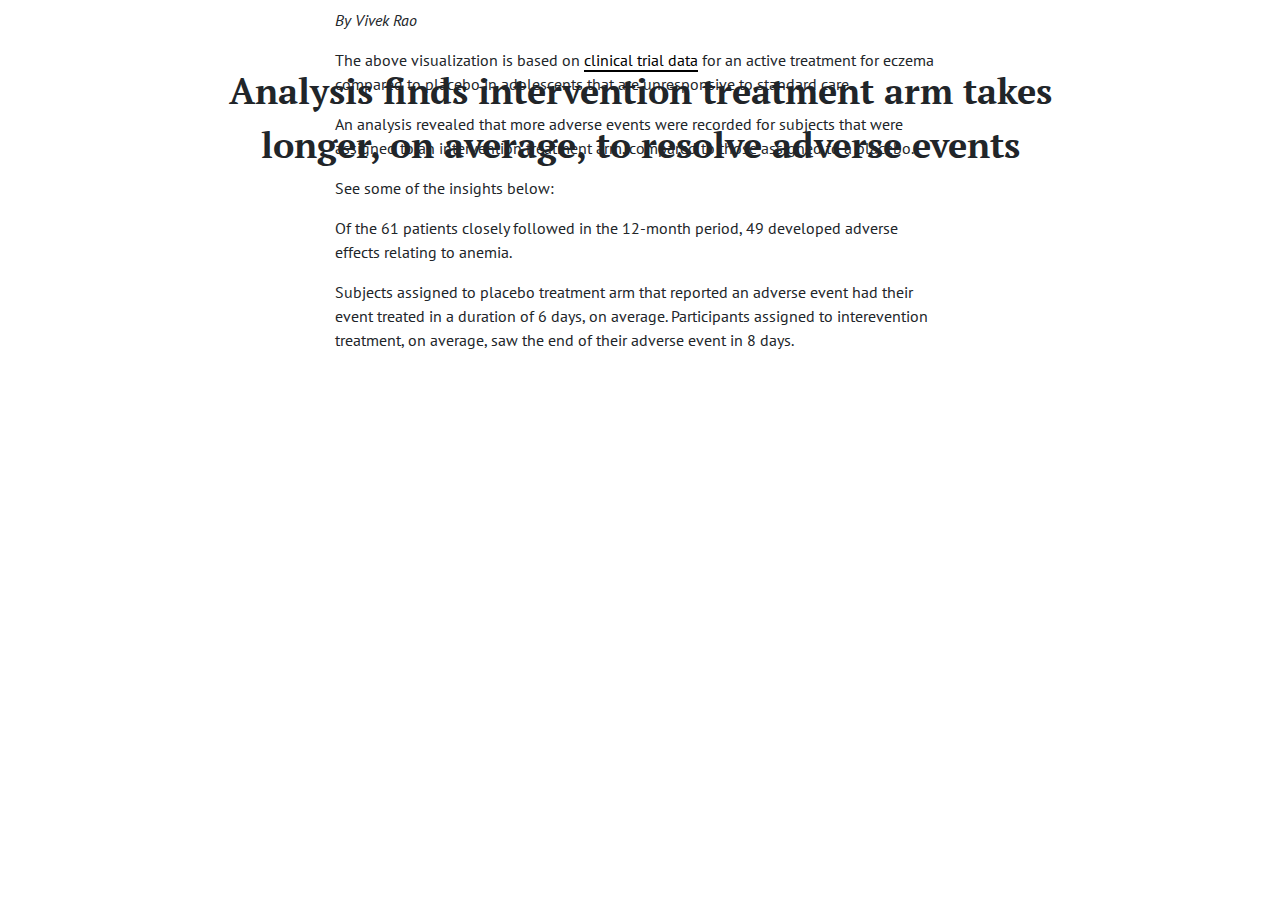
<file: scratch/adverse-events.html>
<!doctype html>
<html lang="en">
  <head>
    <!-- Required meta tags -->
    <meta charset="utf-8">
    <meta name="viewport" content="width=device-width, initial-scale=1, shrink-to-fit=no">
    <title>Visualizing eczema trial data</title>

    <!-- Bootstrap CSS/JS/then Popper.js -->
    <link rel="stylesheet" href="https://stackpath.bootstrapcdn.com/bootstrap/4.3.1/css/bootstrap.min.css" integrity="sha384-ggOyR0iXCbMQv3Xipma34MD+dH/1fQ784/j6cY/iJTQUOhcWr7x9JvoRxT2MZw1T" crossorigin="anonymous">
    <script src="https://stackpath.bootstrapcdn.com/bootstrap/4.3.1/js/bootstrap.min.js" integrity="sha384-JjSmVgyd0p3pXB1rRibZUAYoIIy6OrQ6VrjIEaFf/nJGzIxFDsf4x0xIM+B07jRM" crossorigin="anonymous"></script>
    <script src="https://cdnjs.cloudflare.com/ajax/libs/popper.js/1.14.7/umd/popper.min.js" integrity="sha384-UO2eT0CpHqdSJQ6hJty5KVphtPhzWj9WO1clHTMGa3JDZwrnQq4sF86dIHNDz0W1" crossorigin="anonymous"></script>

    <!-- Load D3 -->
    <script src="https://d3js.org/d3.v4.min.js"></script>

    <!-- load fonts -->
    <link href="https://fonts.googleapis.com/css2?family=PT+Sans:ital,wght@0,400;0,700;1,400;1,700&family=PT+Serif:ital,wght@0,400;0,700;1,400&display=swap" rel="stylesheet">

    <!-- Embed Flourish graphics -->
    <script src="https://public.flourish.studio/resources/embed.js"></script>

    <!-- css -->
    <style>
            .path.domain {
              display: none;
            }
            .label {
              font-size: 10px;
              font-family: sans-serif;
              text-anchor: middle;
            }

          #tooltip  {
           position: absolute;
            height: auto;
            padding: 10px;
            background-color: rgba(255,255,255,0.7);
              border-radius: 3px;
            pointer-events: none;
          }

          #tooltip.hidden {
            display: none;
          }

          #tooltip p  {
            margin: 0;
            font-size: 14px;
            line-height: 18px;
          }

          #container  {
            position: inherit;
          }

          .graph-hed{
            font-family: 'PT Serif', serif;
            font-size: 0.90rem;
            font-weight: 700;
          }

          .graph-subhed{
            font-family: 'PT Serif', sans-serif;
            font-size: 0.80rem;
            font-weight: 400;
          }

          .hed  {
            font-family: 'PT Serif', serif;
            font-size: 2.25rem;
            font-weight: 700;
            text-align: center;
            width: 70%;
          }

          .byline {
            font-family: 'PT Sans', sans-serif;
            font-size: 1rem;
            font-style: italic;
          }

          .insight  {
            font-family: 'PT Sans', sans-serif;
            font-size: 1.2rem;
            font-style: italic;
            text-transform: uppercase;
          }

          .copy {
            font-family: 'PT Sans', serif;
            font-size: 1rem;
            font-weight: 400;
          }

          .copy-link  {
            border-bottom: 2px solid black;
            color: black;
          }

          .copy-link:hover  {
            border-bottom: 2px solid #cc0000;
            color: #cc0000;
            text-decoration: none;
          }
    </style>

    </head>

    <body>
      <div class="container" style="padding-top: 5%;"></div>

      <div class="container-fluid">
        <div class="row d-flex justify-content-center" style="margin-bottom: 0px;">
          <p class="hed">Analysis finds intervention treatment arm takes longer, on average, to resolve adverse events</p>
        </div>

        <div class="row d-flex justify-content-center">
        <div id="container"></div>

          <!-- place for tooltip -->
          <div id="tooltip" class="hidden"></div>

          <script>
                var margin = {top: 100, right: 40, bottom: 250, left: 150},
                    width = 1440 - margin.left - margin.right,
                    height = 650 - margin.top - margin.bottom;

                var overlap = 15;

                var x = d3.scaleBand()
                          .range([0, width])
                          .padding(0.1);
                var y = d3.scaleLinear()
                          .range([height, 2*height/3]);

                var svg = d3.select("#container")
                    .append("svg")
                    .attr("width", width + margin.left + margin.right)
                    .attr("height", height + margin.top + margin.bottom)
                    .append("g")
                    .attr("transform",
                          "translate(" + margin.left + "," + margin.top + ")");

                //create labels for each of the horizontal axes, i.e. Mild, Moderate, Severe
                svg.append("text")
                   .text("Mild")
                   .attr("transform",
                        "translate(" + (-65) + "," + "60)");

                svg.append("text")
                   .text("Moderate")
                   .attr("transform",
                        "translate(" + (-95) + "," + "170)");

                svg.append("text")
                   .text("Severe")
                   .attr("transform",
                        "translate(" + (-70) + "," + "275)");

                //graph-hed
                svg.append("text")
                   .text("=> Most adverse events were mild in severity, while severe adverse events were resolved the quickest.")
                   .attr("x", "0")
                   .attr("y", 0-2*height/7+25)
                   .classed("graph-hed", true);

               //graph-hed
               svg.append("text")
                  .text("Height of triangle represents duration of adverse event.")
                  .attr("x", "20")
                  .attr("y", 0-2*height/7+45)
                  .classed("graph-subhed", true);

                //create Placebo label
                svg.append("text")
                   .text("Placebo")
                   .attr("x", width-225)
                   .attr("y", 0-2*height/7+43);

                //create placebo box (red)
                svg.append("rect")
                   .attr("x", width-250)
                   .attr("y", 0-2*height/7+30)
                   .attr("fill", "rgba(255,0,0,0.2)")
                   .attr("height", "15px")
                   .attr("width", "15px");

              //create Intervention label
               svg.append("text")
                  .text("Intervention")
                  .attr("x", width-125)
                  .attr("y", 0-2*height/7+43);

                //create box for Intervention (black/gray)
                 svg.append("rect")
                    .attr("x", width-145)
                    .attr("y", 0-2*height/7+30)
                    .attr("fill", "rgba(0,0,0,0.2)")
                    .attr("height", "15px")
                    .attr("width", "15px");

                    //load data from GitHub
                d3.csv("https://raw.githubusercontent.com/vivrao9/Wonderful-Wednesdays/master/data/2020/2020-08-12/cleaned_df.csv", function(error, data) {
                      if (error) throw error;

                      //format data accordingly
                      data.forEach(function(d) {
                        d.severity = +d.severity;
                        d.aestdat = d3.timeParse("%d/%m/%Y")(d.aestdat);
                        d.aestdat = d3.timeFormat("%m/%d/%Y")(d.aestdat);
                        d.rando_date = d3.timeParse("%d/%m/%Y")(d.rando_date);
                        d.rando_date = d3.timeFormat("%m/%d/%Y")(d.rando_date);
                        d.dur = +d.dur;
                        d.armn = +d.armn;
                      });

                      x.domain(data.map(function(d) { return d.aestdat; }));
                      y.domain([0, d3.max(data, function(d) { return d.severity; })/3.5]); //divide by 3.5 to add more scale to triangle heights

                      svg.selectAll(".bar")
                          .data(data)
                          .enter()
                          .append("polygon")
                          .attr("points",function(d) {

                            //create different coordinates for each polygon based on which axis they lie on
                              if (d.aesevn == 1)  { //if Mild, we'd want to add bar to the first axis
                                var left = x(d.aestdat) - overlap;
                                var top = y(d.dur + height/11.25);
                                var bottom = height/3; //350 = 500 - 100 - 50
                              } else if (d.aesevn == 2) { //if Moderate, add bar to second axis
                                var left = x(d.aestdat) - overlap;
                                var top = y(d.dur + height/22);
                                var bottom = 2*height/3; //350 = 500 - 100 - 50
                              } else  { //if Severe, we'd want to add bar to the third axis
                                var left = x(d.aestdat) - overlap;
                                var top = y(d.dur);
                                var bottom = height; //350 = 500 - 100 - 50
                              }

                              return left + ',' + bottom + ' '
                                 + (left + x.bandwidth()/2 + overlap) + ',' + top + ' '
                                 + (left + x.bandwidth() + (2 * overlap)) + ',' + bottom;
                          })
                          .attr("fill", function(d) {
                        if (d.armn == 0)  {
                          //if event is placebo, then color red
                          return "#CC0000";
                        }
                      })
                          .style("opacity", "0.2")
                          //show tooltip on hover
                          .on("mouseover", function(d)  {
                        var xPos = d3.event.pageX;
                        var yPos = d3.event.pageY;

                        //Update the tooltip position and value
                					d3.select("#tooltip")
                						.style("left", xPos + "px")
                						.style("top", yPos + "px")
                            .html("<p><b>Randomization date: </b>" + d.rando_date + "<br /><p><b>High level event: </b>" + d.aebodsys + "</p><p><b>Low level event: </b>" + d.aept + "</p><p><b>Duration: </b>" + d.dur + " days</p><p>This subject has reported <b>" + (d.repeatnum-1) + "</b> adverse events before this.</p>");

                        //add highlight to active polygon
                          d3.select(this)
                            .attr("stroke", "rgba(0,0,0,1)")
                            .attr("stroke-width", "2px")
                            .attr("opacity", "0.8");

                					//Show the tooltip
                					d3.select("#tooltip").classed("hidden", false);
                      })

                      .on("mouseout", function() {
                					//Hide the tooltip
                					d3.select("#tooltip").classed("hidden", true);

                          //remove highlight from active polygon
                          d3.select(this)
                            .attr("stroke", "none")
                            .attr("stroke-width", "0px");
                			   });

                  //first axis
                      svg.append("g")
                          .attr("transform", "translate(-7.5," + 2*height/3 + ")")
                          .call(d3.axisBottom(x)
                          .tickValues([]));

                  //second axis
                      svg.append("g")
                          .attr("transform", "translate(-7.5," + height/3 + ")")
                          .call(d3.axisBottom(x)
                          .tickValues([]));

                  //lowest axis
                        svg.append("g")
                          .attr("transform", "translate(-7.5," + height + ")")
                          .call(d3.axisBottom(x)
                          .tickValues(x.domain().filter(function(d,i){ return !(i%10)})));

                      svg.append("line")
                          .attr("x1", 0  - overlap)
                          .attr("y1", height)
                          .attr("x2", width  + overlap)
                          .attr("y2", height)
                          .attr("stroke-width", "2");
                    });

              </script>
            </div>

            <div class="row d-flex justify-content-center" style="margin-top: -180px;">
              <div class="col-md-6">
                <p class="byline">By Vivek Rao</p>

                <p class="copy">The above visualization is based on <a href="https://github.com/VIS-SIG/Wonderful-Wednesdays/tree/master/data/2020/2020-08-12" target="_blank" class="copy-link">clinical trial data</a> for an active treatment for eczema compared to placebo in adolescents that are unresponsive to standard care.</p>

                <p class="copy">An analysis revealed that more adverse events were recorded for subjects that were assigned to an intervention treatment arm, compared to those assigned to a placebo.</p>

                <p class="copy">See some of the insights below:</p>

                <div class="flourish-embed flourish-hierarchy" data-src="visualisation/3538282"></div>
                <p class="copy">Of the 61 patients closely followed in the 12-month period, 49 developed adverse effects relating to anemia.</p>

                <div class="flourish-embed flourish-scatter" data-src="visualisation/3538182"></div>
                <p class="copy">Subjects assigned to placebo treatment arm that reported an adverse event had their event treated in a duration of 6 days, on average. Participants assigned to interevention treatment, on average, saw the end of their adverse event in 8 days.</p>

              </div>
            </div>

    </body>
</html>
</file>
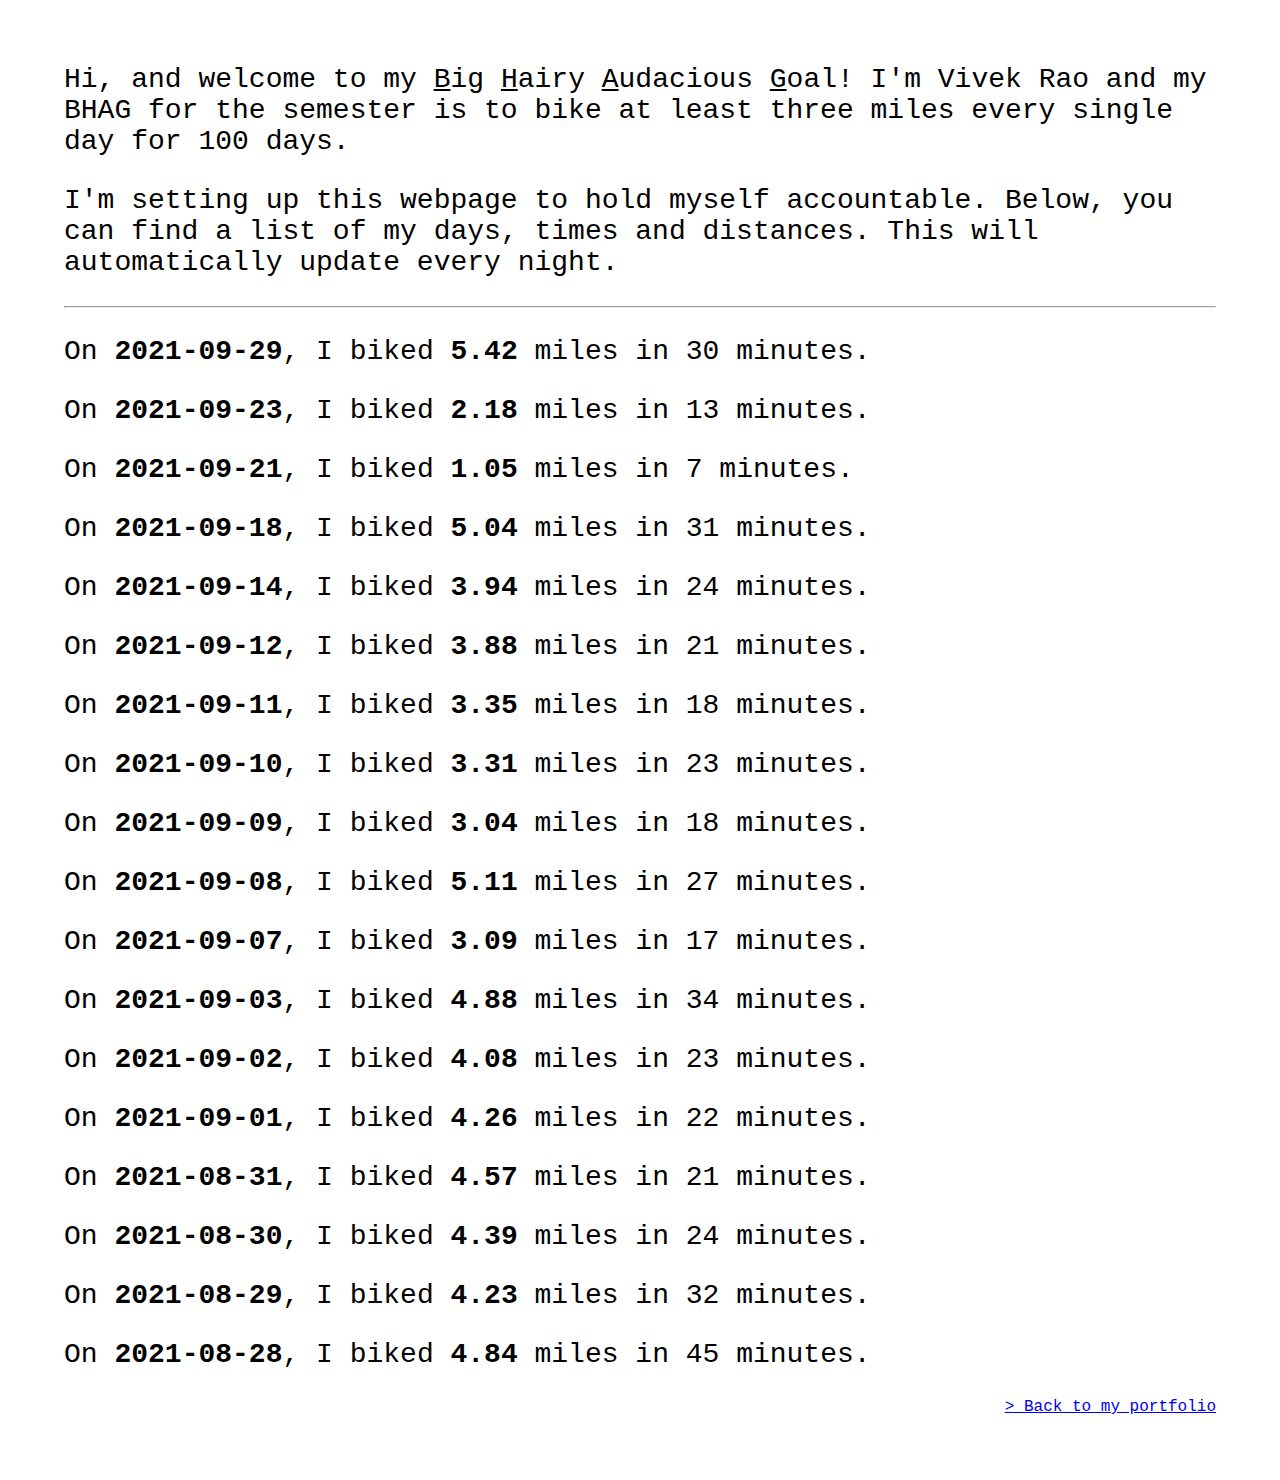
<file: scratch/bhag.html>
<html>
<head>
  <meta name="viewport" content="width=device-width, initial-scale=1">
  <link rel="icon" href="img/bike.png" type="image/gif" sizes="16x16">

  <title>Vivek Rao's BHAG</title>
  <style>
      ::selection {
    background: black;
    color: white; /* WebKit/Blink Browsers */
    }
    ::-moz-selection {
    background: black;
    color: white; /* Gecko Browsers */
    }
    .copy {
      font-family: 'Courier New', monospace;
      font-size: 1.75rem;
    }
  </style>
</head>
<body style="padding: 3.5rem">
  <p class="copy">Hi, and welcome to my <u>B</u>ig <u>H</u>airy <u>A</u>udacious <u>G</u>oal! I'm Vivek Rao and my BHAG for the semester is to bike at least three miles every single day for 100 days.</p>
  <p class="copy">I'm setting up this webpage to hold myself accountable. Below, you can find a list of my days, times and distances. This will automatically update every night.</p>
  <hr>
<p class='copy'>On <b>2021-09-29</b>, I biked <b>5.42</b> miles in 30 minutes.</p>
<p class='copy'>On <b>2021-09-23</b>, I biked <b>2.18</b> miles in 13 minutes.</p>
<p class='copy'>On <b>2021-09-21</b>, I biked <b>1.05</b> miles in 7 minutes.</p>
<p class='copy'>On <b>2021-09-18</b>, I biked <b>5.04</b> miles in 31 minutes.</p>
<p class='copy'>On <b>2021-09-14</b>, I biked <b>3.94</b> miles in 24 minutes.</p>
<p class='copy'>On <b>2021-09-12</b>, I biked <b>3.88</b> miles in 21 minutes.</p>
<p class='copy'>On <b>2021-09-11</b>, I biked <b>3.35</b> miles in 18 minutes.</p>
<p class='copy'>On <b>2021-09-10</b>, I biked <b>3.31</b> miles in 23 minutes.</p>
<p class='copy'>On <b>2021-09-09</b>, I biked <b>3.04</b> miles in 18 minutes.</p>
<p class='copy'>On <b>2021-09-08</b>, I biked <b>5.11</b> miles in 27 minutes.</p>
<p class='copy'>On <b>2021-09-07</b>, I biked <b>3.09</b> miles in 17 minutes.</p>
<p class='copy'>On <b>2021-09-03</b>, I biked <b>4.88</b> miles in 34 minutes.</p>
<p class='copy'>On <b>2021-09-02</b>, I biked <b>4.08</b> miles in 23 minutes.</p>
<p class='copy'>On <b>2021-09-01</b>, I biked <b>4.26</b> miles in 22 minutes.</p>
<p class='copy'>On <b>2021-08-31</b>, I biked <b>4.57</b> miles in 21 minutes.</p>
<p class='copy'>On <b>2021-08-30</b>, I biked <b>4.39</b> miles in 24 minutes.</p>
<p class='copy'>On <b>2021-08-29</b>, I biked <b>4.23</b> miles in 32 minutes.</p>
<p class='copy'>On <b>2021-08-28</b>, I biked <b>4.84</b> miles in 45 minutes.</p>
<p class="copy" style="text-align: right; font-size: 1rem;"><a href="index.html" target="_blank">> Back to my portfolio</a></p>
</body>
</html>
</file>
<file: style.css>
.greeting {
  font-family: 'PT Serif', serif;
  font-weight: 700;
  font-size: 2rem;
}

.navbar-text {
  font-family: 'PT Serif', serif;
  font-weight: normal;
  font-size: 1rem;
  text-align: right;
}

.copy {
  font-family: 'PT Sans', sans-serif;
  font-size: 1rem;
}

.pronunciation  {
  font-family: 'PT Sans', sans-serif;
  color: #747474;
  font-style: italic;
  font-size: 0.9em;
  padding-bottom: 5px;
  margin-top: -4px;
}

.navbar-hed {
  font-family: 'PT Serif', serif;
  font-weight: 700;
  font-size: 1.2rem;
}

.section-hed{
  font-family: 'PT Serif', serif;
  font-weight: 500;
  font-size: 1.8rem;
}

.portfolio-head {
  font-family: 'PT Sans', sans-serif;
  font-size: 1.6rem;
  letter-spacing: .5px;
  font-weight: 700;
  color: black;
}

.portfolio-link {
  font-family: 'PT Sans', sans-serif;
  font-size: 1rem;
  letter-spacing: .5px;
  font-weight: 700;
  color: black;
}

.section-hed {
  font-family: 'PT Sans', sans-serif;
  font-size: 1.6rem;
  letter-spacing: .5px;
  font-weight: 700;
  color: black;
  background: linear-gradient(180deg,rgba(255,255,255,0) 60%, #FFD0AE 40%);
}

.subhead  {
  font-family: 'PT Sans', sans-serif;
  font-size: 1rem;
  font-weight: normal;
  color: black;
}

.resume_line-item  {
  font-family: 'PT Serif', serif;
  font-weight: normal;
  font-size: 1rem;
}

.resume_line-item  {
  font-family: 'PT Serif', serif;
  font-weight: normal;
  font-size: 1rem;
}

.resume_place  {
  font-family: 'PT Sans', sans-serif;
  font-weight: bold;
  font-size: 1.2rem;
  text-align: left;
}

.resume_duration  {
  position:absolute;
  font-family: 'PT Serif', serif;
  font-weight: 400;
  font-style: italic;
  font-size: 0.95rem;
  right: 5px;
  margin-top: 1px;
}

.opening-line-item  {
  display: flex;
  flex-wrap: wrap;
}

.external-link > a  {
  border-bottom: 2px solid black;
  color: black;
}

.external-link > a:hover  {
  border-bottom: 2px solid #4d4d4d;
  background: linear-gradient(180deg,rgba(255,255,255,0) 60%, #d6d6d6 40%);
  color: black;
  text-decoration: none;
  transition: 0.5s;
}

  .resume-pdf > div {
  margin-top: 15px;
  border: solid 1px black;
  width: 200px;
  font-family: 'PT Sans', sans-serif;
  font-weight: bold;
  font-size: 1.15rem;
  text-align: center;
}

.resume-pdf:hover {
  margin-top: 15px;
  border: solid 1px black;
  width: 200px;
  background-color: #4d4d4d;
}
</file>
